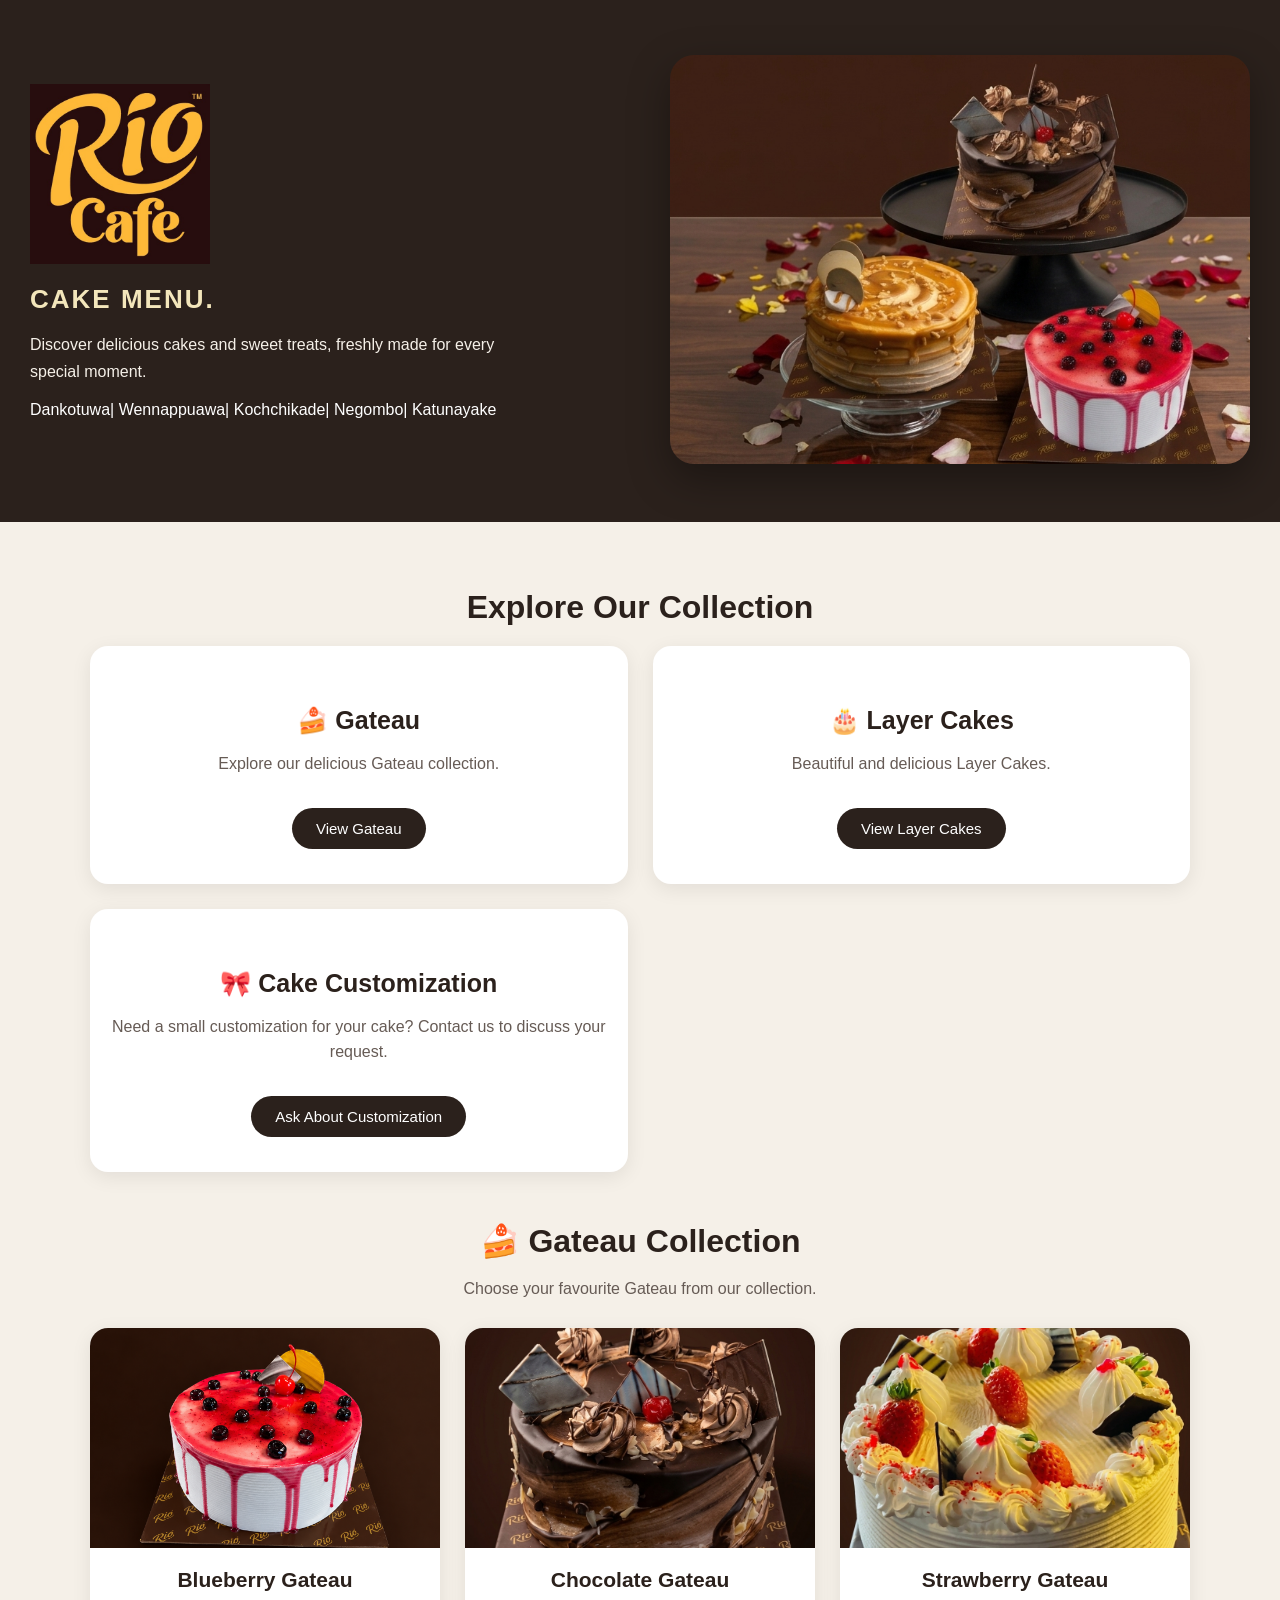
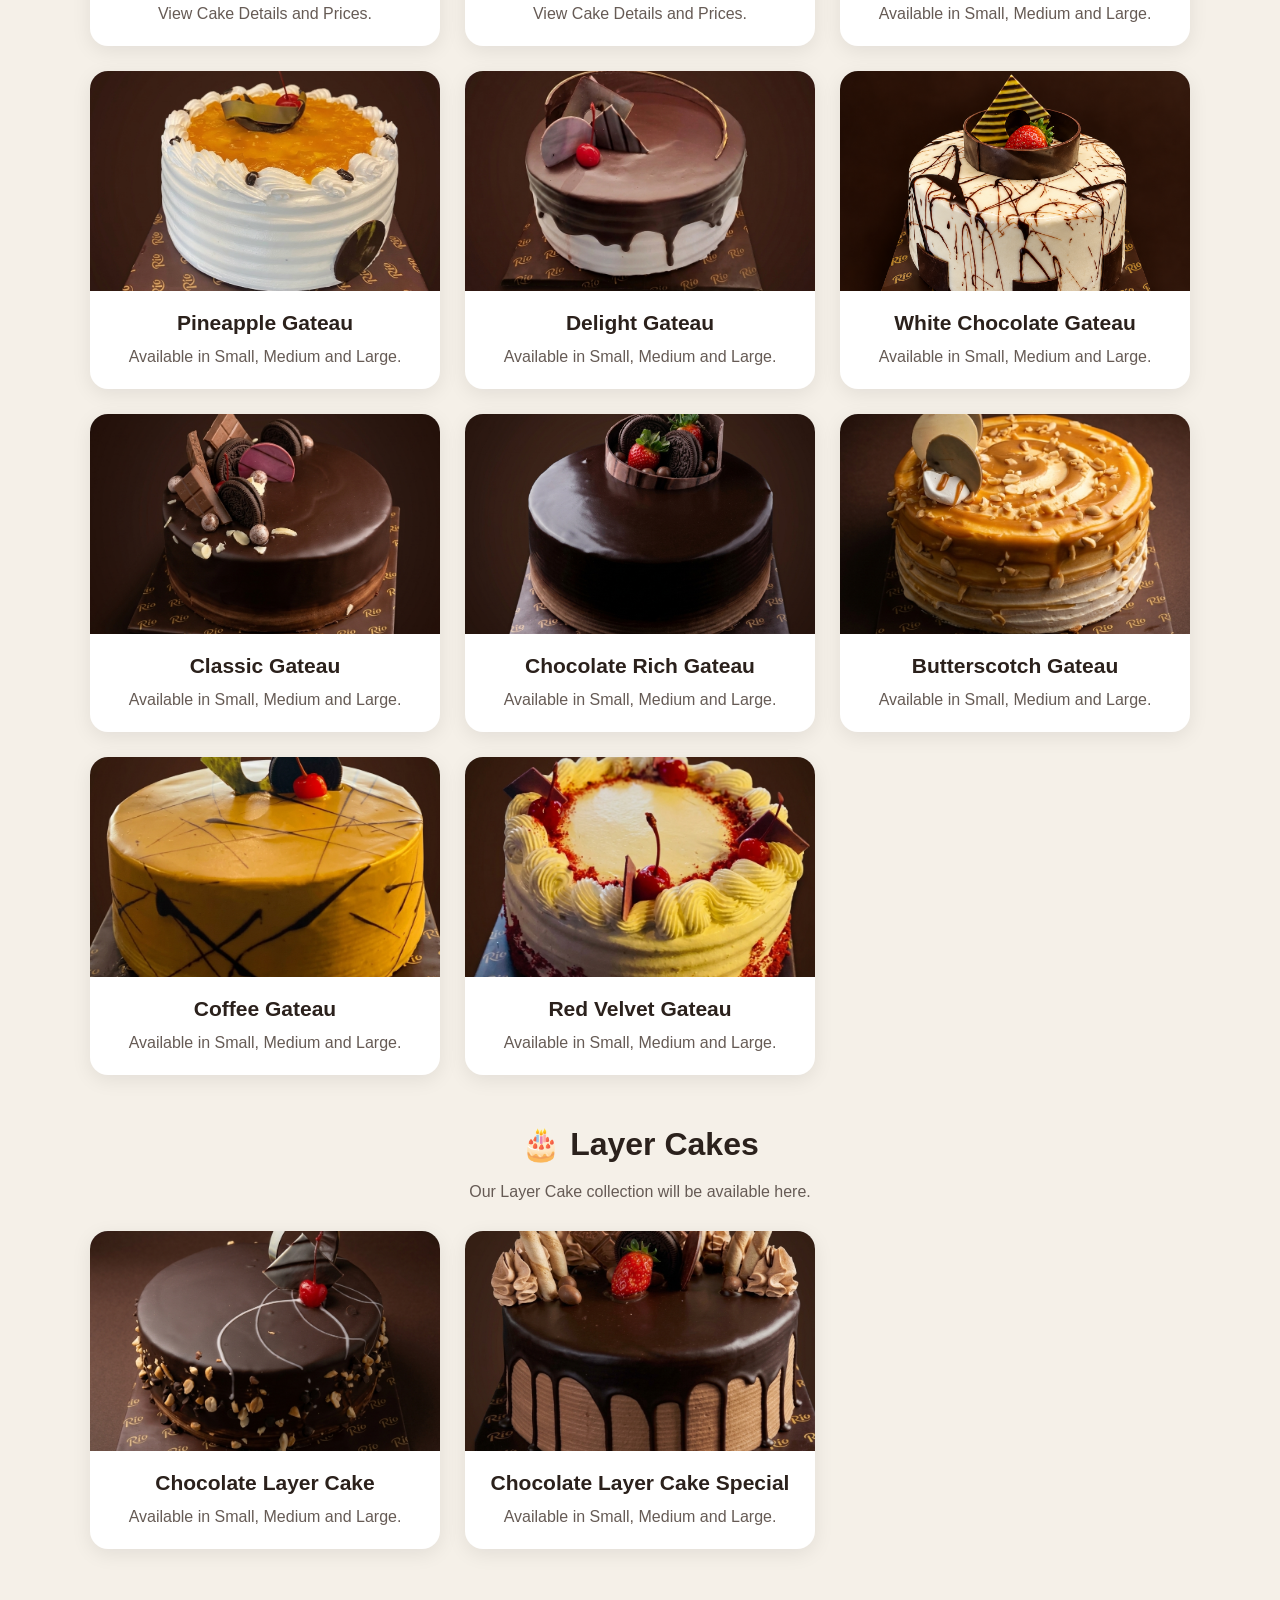
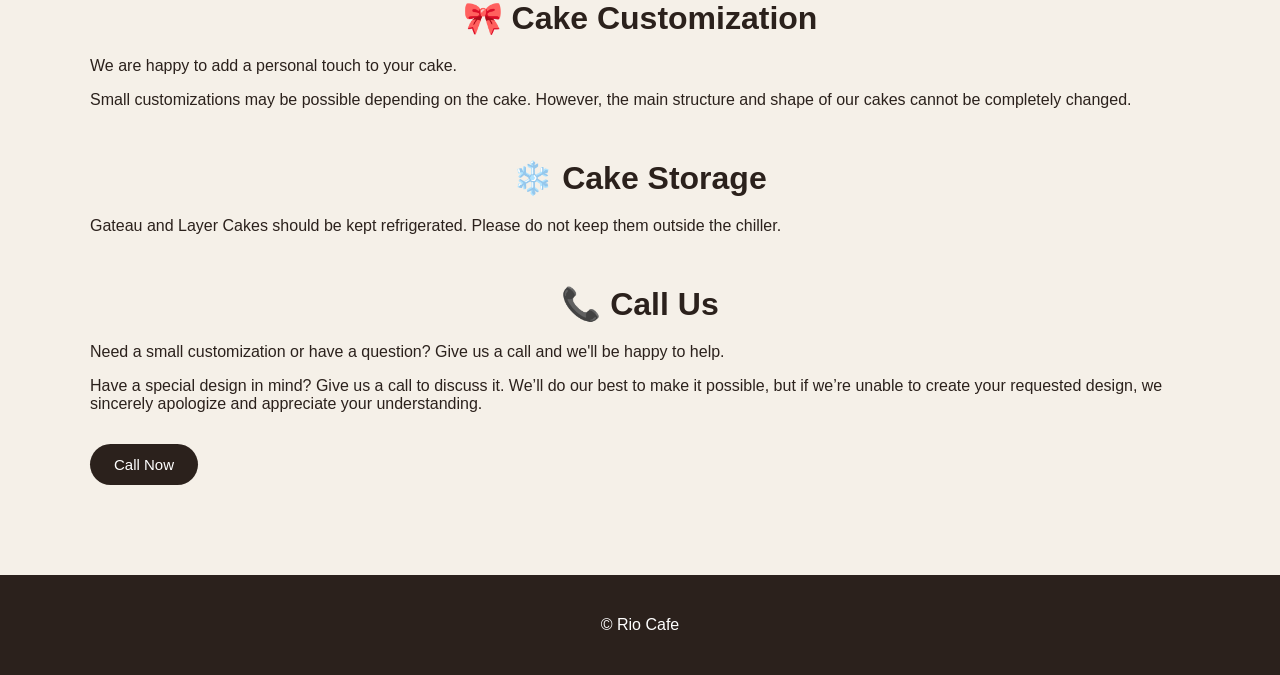
<file: index.html>
<!DOCTYPE html>
<html>

<head>

    <meta name="viewport" content="width=device-width, initial-scale=1.0">

    <title>Rio Cafe Cake Menu</title>

    <link rel="stylesheet" href="style.css">

</head>

<body>

    <!-- Header -->

<header class="hero">

    <div class="hero-content">

        <div class="hero-text">

            <img src="images/logo.png" alt="Rio Cafe Logo" class="hero-logo">

            <p class="hero-tagline">
                CAKE MENU.
            </p>

            <p class="hero-description">
                Discover delicious cakes and sweet treats,
                freshly made for every special moment.
            </p>

            <p class="hero-branches">
                Dankotuwa| Wennappuawa| Kochchikade| Negombo| Katunayake
            </p>



        </div>

        <div class="hero-image">
            <img src="images/cover image.png" alt="Rio Cafe Cake Collection">
        </div>

    </div>

</header>    


    <!-- Main Content -->

    <main>


        <!-- Welcome -->

        


        <!-- Categories -->

        <section>

            <h2>Explore Our Collection</h2>

            <div class="category-container">


                <!-- Gateau -->

                <div class="category-card">

                    <h3>🍰 Gateau</h3>

                    <p>
                        Explore our delicious Gateau collection.
                    </p>

                    <a href="#gateau">
                        <button>View Gateau</button>
                    </a>

                </div>


                <!-- Layer Cakes -->

                <div class="category-card">

                    <h3>🎂 Layer Cakes</h3>

                    <p>
                        Beautiful and delicious Layer Cakes.
                    </p>

                    <a href="#layer-cakes">
                        <button>View Layer Cakes</button>
                    </a>

                </div>


                <!--Order-->

                <div class="category-card">

                    <h3>🎀 Cake Customization</h3>

                    <p>
                        Need a small customization for your cake? 
                        Contact us to discuss your request.
                    </p>

                    <a href="#order">
                        <button>Ask About Customization</button>

                    </a>
                </div>

            </div>

        </section>


        <!-- Gateau Collection -->

        <section id="gateau">

            <h2>🍰 Gateau Collection</h2>

            <p class="category-description">
                Choose your favourite Gateau from our collection.
            </p>


            <div class="cake-container">


                <!-- Blueberry Gateau -->

            <a href="blueberry.html" class="cake-card-link" id="blueberry"> 

                <div class="cake-card" onclick="showCakeDetails('blueberry')" >

                    <img src="images/blueberry.jpg" alt="Blueberry Gateau">

                    <h3>Blueberry Gateau</h3>

                    <p>
                        View Cake Details and Prices.
                    </p>

                </div>
            </a>


                <!-- Chocolate Gateau -->
            <a href="chocolate.html" class="cake-card-link" id="chocolate">     

                <div class="cake-card" onclick="showCakeDetails('chocolate')">

                    <img src="images/chocolate.png" alt="Chocolate Gateau">

                    <h3>Chocolate Gateau</h3>

                    <p>
                        View Cake Details and Prices.
                    </p>

                </div>
            </a>    


                <!-- Strawberry Gateau -->

            <a href="strawberry.html" class="cake-card-link" id="strawberry">    

               <div class="cake-card"onclick="showCakeDetails('strawberry')">

                    <img src="images/strawberry.png" alt="strawberry Gateau">

                    <h3>Strawberry Gateau</h3>

                    <p>
                        Available in Small, Medium and Large.
                    </p>

                </div>
            </a>    

                <!-- Pineapple Gateau -->

            <a href="pineapple.html" class="cake-card-link" id="pineapple">    

                <div class="cake-card"onclick="showCakeDetails('pineapple')">

                    <img src="images/pineapple.png" alt="Pineapple Gateau">

                    <h3>Pineapple Gateau</h3>

                    <p>
                        Available in Small, Medium and Large.
                    </p>

                </div>
            </a>    


                <!-- Delight Gateau -->

            <a href="delight.html" class="cake-card-link" id="delight">   

                 <div class="cake-card"onclick="showCakeDetails('delight')">

                    <img src="images/delight.png" alt="Delight Gateau">

                    <h3>Delight Gateau</h3>

                    <p>
                        Available in Small, Medium and Large.
                    </p>

                </div>
            </a>    



                <!-- White Chocolate Gateau -->

            <a href="whitechocolate.html" class="cake-card-link" id="whitechocolate">

                  <div class="cake-card"onclick="showCakeDetails('white chocolate')">

                    <img src="images/whitechocolate.png" alt="White Chocolate Gateau">

                    <h3>White Chocolate Gateau</h3>

                    <p>
                        Available in Small, Medium and Large.
                    </p>

                </div>
            </a>    

                
                <!-- Classic Gateau -->

                <a href="classic.html" class="cake-card-link" id="classic">

                 <div class="cake-card"onclick="showCakeDetails('classic')">

                    <img src="images/classic.png" alt="Classic Gateau">

                    <h3>Classic Gateau</h3>

                    <p>
                        Available in Small, Medium and Large.
                    </p>

                </div>
                </a>

                <!-- Chocolate Rich Gateau -->

                <a href="chocolate-rich.html" class="cake-card-link" id="chocolate-rich">

                <div class="cake-card"onclick="showCakeDetails('chocolate rich')">

                    <img src="images/chocolate-rich.png" alt="Chocolate Rich Gateau">

                    <h3>Chocolate Rich Gateau</h3>

                    <p>
                        Available in Small, Medium and Large.
                    </p>

                </div>
                </a>

                
                <!-- Butterscotch Gateau -->

                <a href="butterscotch.html" class="cake-card-link" id="butterscotch">

               <div class="cake-card" onclick="showCakeDetails('butterscotch')">

                    <img src="images/butterscotch.png" alt="Butterscotch Gateau">

                    <h3>Butterscotch Gateau</h3>

                    <p>
                        Available in Small, Medium and Large.
                    </p>

                </div>
                </a>


                <!-- Coffee Gateau -->

                <a href="coffee.html" class="cake-card-link" id="coffee">

                 <div class="cake-card"onclick="showCakeDetails(coffee)">

                    <img src="images/coffee.png" alt="Coffee Gateau">

                    <h3>Coffee Gateau</h3>

                    <p>
                        Available in Small, Medium and Large.
                    </p>

                </div>

                </a>

                <!-- Red Velvet Gateau -->

               <a href="redvelvet.html" class="cake-card-link" id="redvelvet">

                 <div class="cake-card">

                   <img src="images/redvelvet.png" alt="Red Velvet Gateau">

                   <h3>Red Velvet Gateau</h3>

                   <p>
            Available in Small, Medium and Large.
                  </p>

               </div>

               </a>



            </div>

        </section>


        <!-- Layer Cakes -->

<section id="layer-cakes">

    <h2>🎂 Layer Cakes</h2>

    <p class="category-description">
        Our Layer Cake collection will be available here.
    </p>

    <div class="cake-container">

        <!-- Chocolate Layer Cake -->

        <a href="chocolate layer.html" class="cake-card-link" id="chocolate layer">

        <div class="cake-card"onclick="showCakeDetails('chocolate layer')">

            <img src="images/chocolate layer cake.png" alt="Chocolate Layer Cake">

            <h3>Chocolate Layer Cake</h3>

            <p>
                Available in Small, Medium and Large.
            </p>

        </div>
        </a>

        <!-- Chocolate Layer Cake Special -->

        <a href="chocolate-layer-special.html" class="cake-card-link" id="chocolate-layer-special">

               <div class="cake-card"onclick="showCakeDetails('chocolate layer special')">

                    <img src="images/Chocolate-layer-special.png" alt="Chocolate Layer Cake Special">

                    <h3>Chocolate Layer Cake Special</h3>

                    <p>
                        Available in Small, Medium and Large.
                    </p>

                </div>
        </a>        

    </div>

</section>


        <!-- Customization -->

        <section class="customization">

            <h2>🎀 Cake Customization</h2>

            <p>
                We are happy to add a personal touch to your cake.
            </p>

            <p>
                Small customizations may be possible depending on the cake.
                However, the main structure and shape of our cakes
                cannot be completely changed.
            </p>


        </section>


        <!-- Storage -->

        <section class="storage">

            <h2>❄️ Cake Storage</h2>

            <p>
                Gateau and Layer Cakes should be kept refrigerated.
                Please do not keep them outside the chiller.
            </p>

        </section>


        <!-- Order -->

        <section id="order" class="order">

            <h2>📞 Call Us</h2>

            <p>
                Need a small customization or have a question? 
                Give us a call and we'll be happy to help.
            </p>

            <p>
                Have a special design in mind? Give us a call to discuss it. 
                We’ll do our best to make it possible, 
                but if we’re unable to create your requested design, we sincerely apologize and appreciate your understanding.

            </p>

           <a href="tel:+94776371365">
            <button>Call Now</button>
           </a>


    </main>

    

    <!-- Footer -->

    <footer>

        <p>© Rio Cafe</p>


    </footer>

   

</body>

</html>
</file>
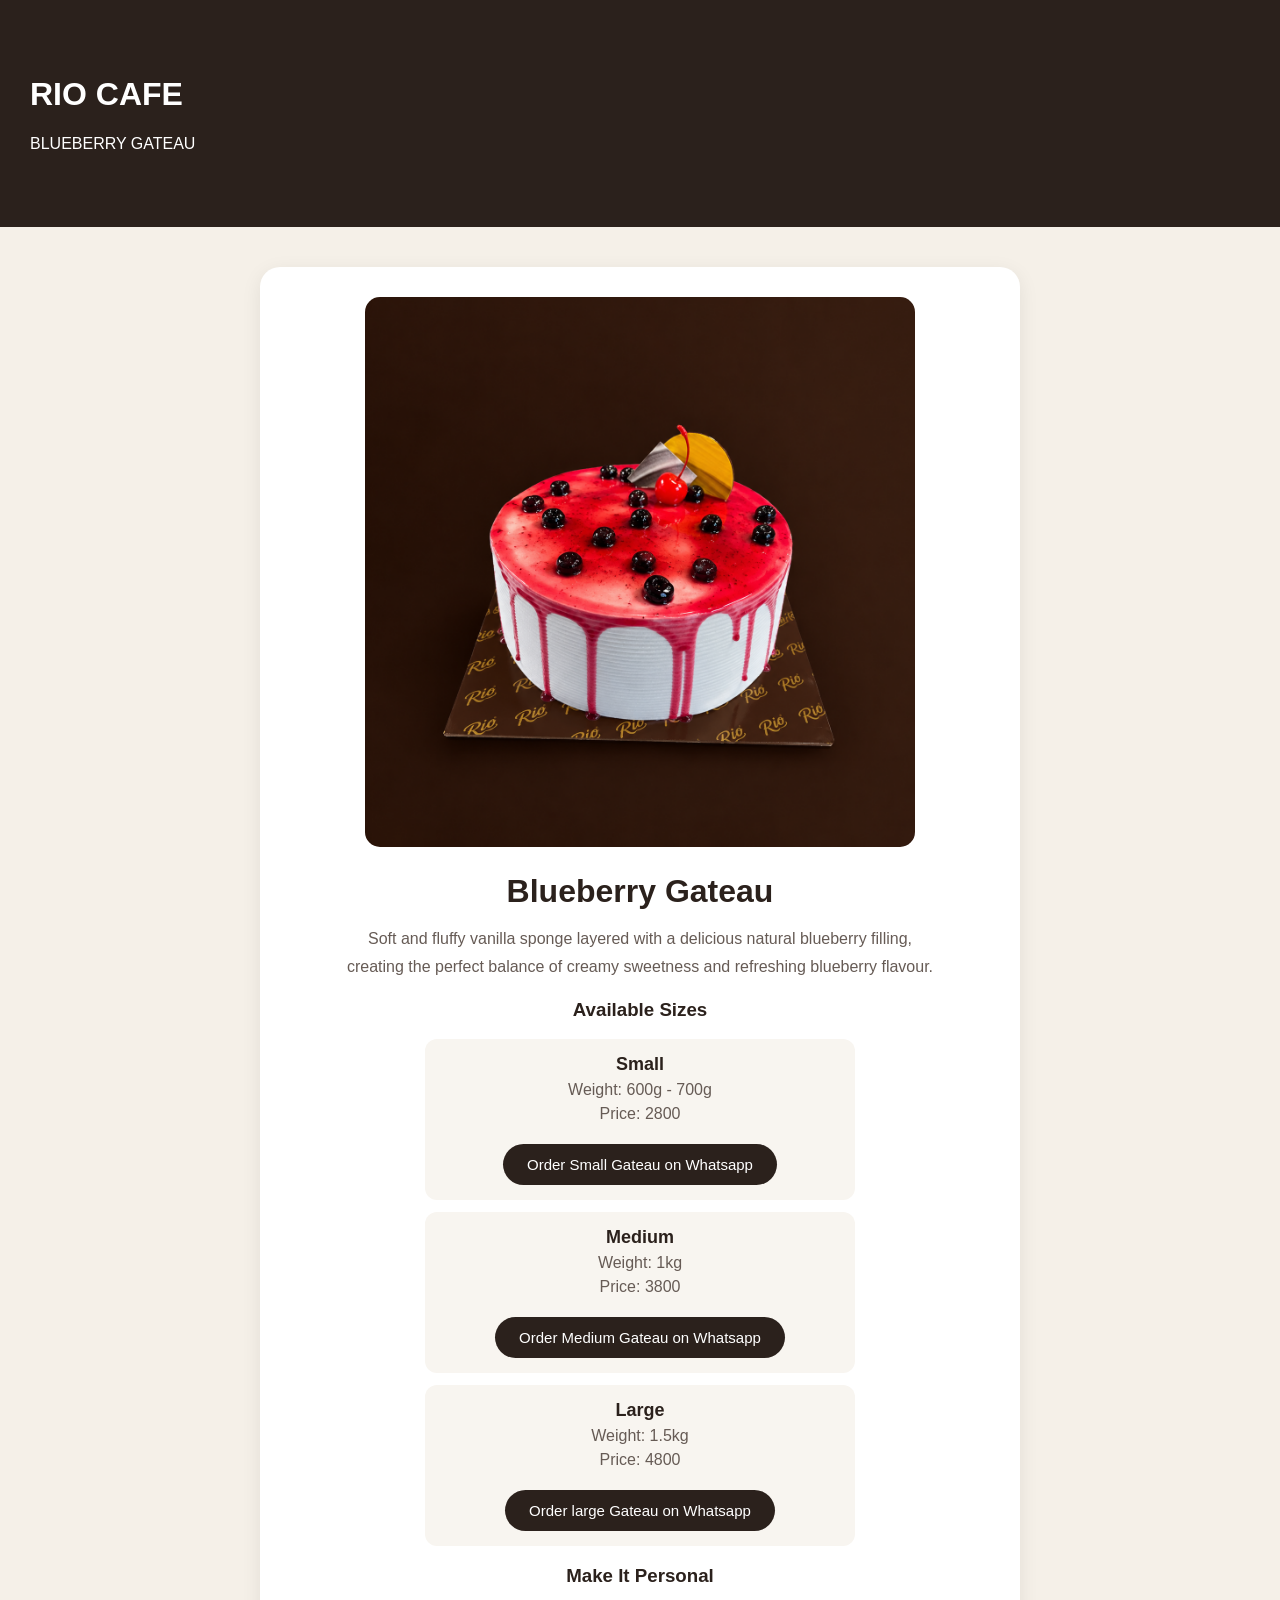
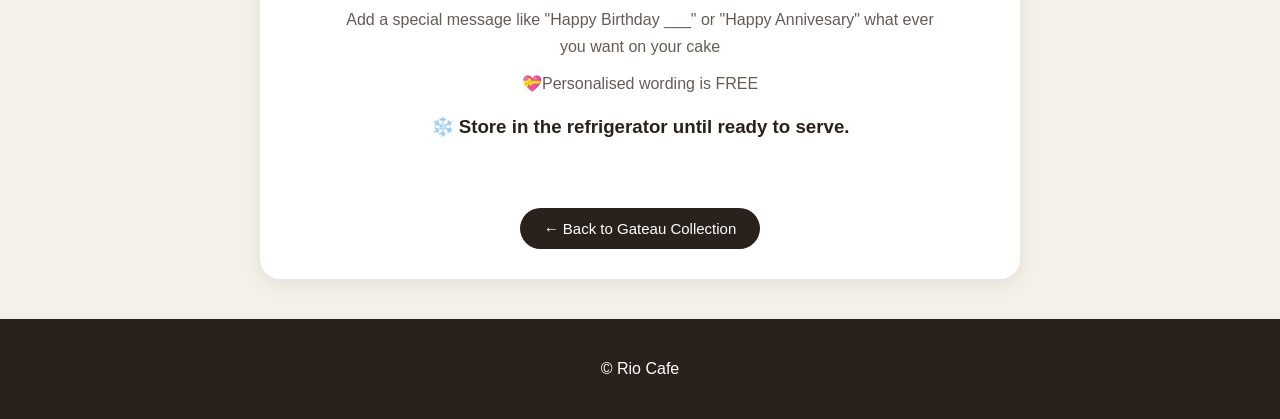
<file: blueberry.html>
<!DOCTYPE html>
<html>

<head>
    <meta name="viewport" content="width=device-width, initial-scale=1.0">

    <title>Blueberry Gateau</title>

    <link rel="stylesheet" href="style.css">
</head>

<body>

<header>

    <h1>RIO CAFE</h1>

    <p>BLUEBERRY GATEAU</p>

</header>

<main>

    <section class="cake-detail-page">

        <img src="images/blueberry.jpg" alt="Blueberry Gateau">

        <h2>Blueberry Gateau</h2>

        <p>
             Soft and fluffy vanilla sponge layered with a delicious natural blueberry filling, creating the perfect balance of creamy sweetness and refreshing blueberry flavour.
        </p>

        <h3>Available Sizes</h3>

        <div class="cake-size">
            <strong>Small</strong>
            <p>Weight: 600g - 700g </p>
            <p>Price: 2800 </p>

            <a href="https://wa.me/94776371365?text=Hello%2C%20I%20would%20like%20to%20order%3A%0A%0ACake%3A%20Strawberry%20Gateau%20-%20Small%0AQuantity%3A%201%0ARequired%20Date%3A%20%28Please%20enter%20the%20date%29%0ARequired%20Time%3A%20%28Please%20enter%20the%20time%29%0ASelected%20Branch%3A%20%28Please%20enter%20the%20branch%29%0AWording%3A%20%28Please%20enter%20the%20wording%20if%20you%20need%20one%29%0A%0APlease%20confirm%20my%20order.%20Thank%20you%21" target="_blank">

                <button>Order Small Gateau on Whatsapp</button>
            </a>    
       
        </div>

        <div class="cake-size">
            <strong>Medium</strong>
            <p>Weight: 1kg</p>
            <p>Price: 3800 </p>

            <a href="https://wa.me/94776371365?text=Hello%2C%20I%20would%20like%20to%20order%3A%0A%0ACake%3A%20Strawberry%20Gateau%20-%20Medium%0AQuantity%3A%201%0ARequired%20Date%3A%20%28Please%20enter%20the%20date%29%0ARequired%20Time%3A%20%28Please%20enter%20the%20time%29%0ASelected%20Branch%3A%20%28Please%20enter%20the%20branch%29%0AWording%3A%20%28Please%20enter%20the%20wording%20if%20you%20need%20one%29%0A%0APlease%20confirm%20my%20order.%20Thank%20you%21" target="_blank">
        
            <button>Order Medium Gateau on Whatsapp</button>
            </a>
        </div>

        <div class="cake-size">
            <strong>Large</strong>
            <p>Weight: 1.5kg</p>
            <p>Price: 4800 </p>

         <a href="https://wa.me/94776371365?text=Hello%2C%20I%20would%20like%20to%20order%3A%0A%0ACake%3A%20Strawberry%20Gateau%20-%20Large%0AQuantity%3A%201%0ARequired%20Date%3A%20%28Please%20enter%20the%20date%29%0ARequired%20Time%3A%20%28Please%20enter%20the%20time%29%0ASelected%20Branch%3A%20%28Please%20enter%20the%20branch%29%0AWording%3A%20%28Please%20enter%20the%20wording%20if%20you%20need%20one%29%0A%0APlease%20confirm%20my%20order.%20Thank%20you%21" target="_blank">  
            
            <button>Order large Gateau on Whatsapp</button>
        </a>

        </div>    

        <h3>Make It Personal</h3>

        <p>
            Add a special message like "Happy Birthday ___" or "Happy Annivesary" 
            what ever you want on your cake 
        </p>

        <p>
            💝Personalised wording is FREE 
        </p>

        <h3>❄️ Store in the refrigerator until ready to serve.</h3>

        <br><br>

        <a href="index.html#blueberry">
            <button>← Back to Gateau Collection</button>
        </a>

    </section>

</main>

<footer>

    <p>© Rio Cafe</p>

</footer>

</body>

</html>
</file>
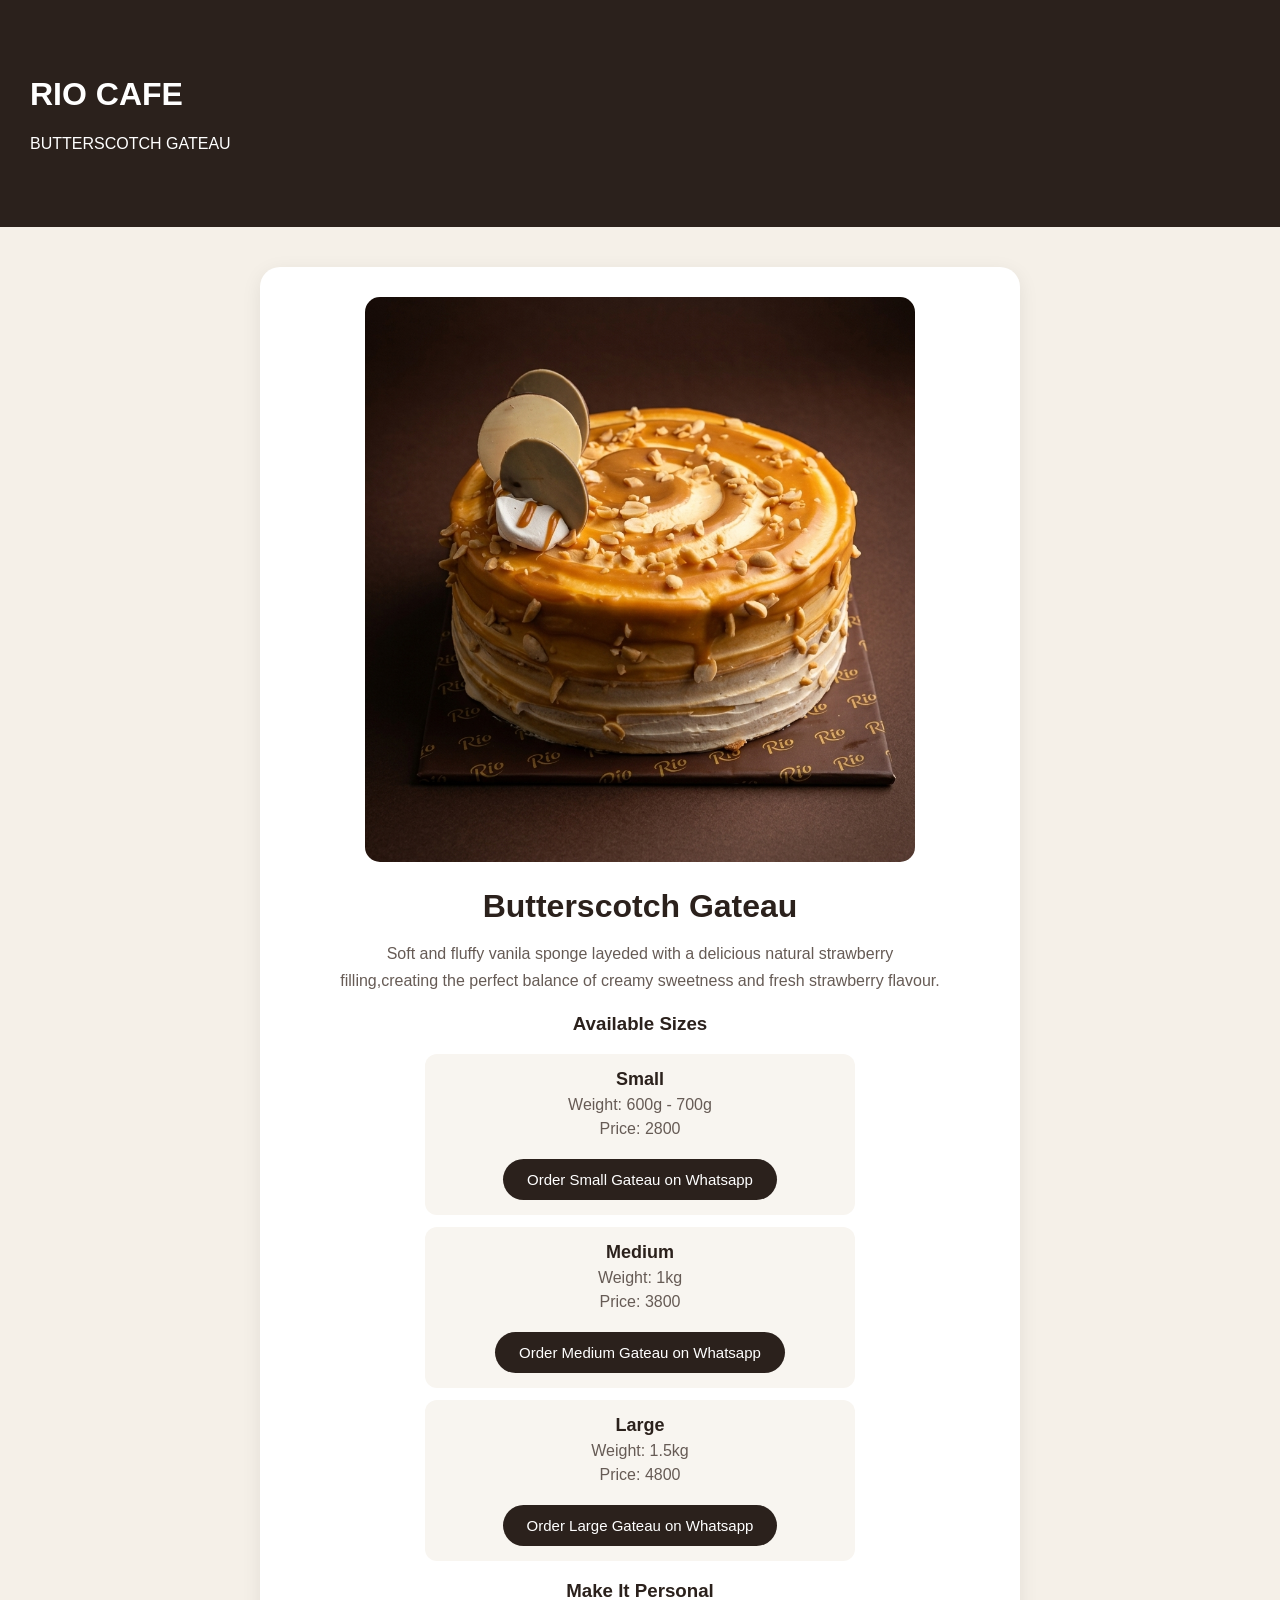
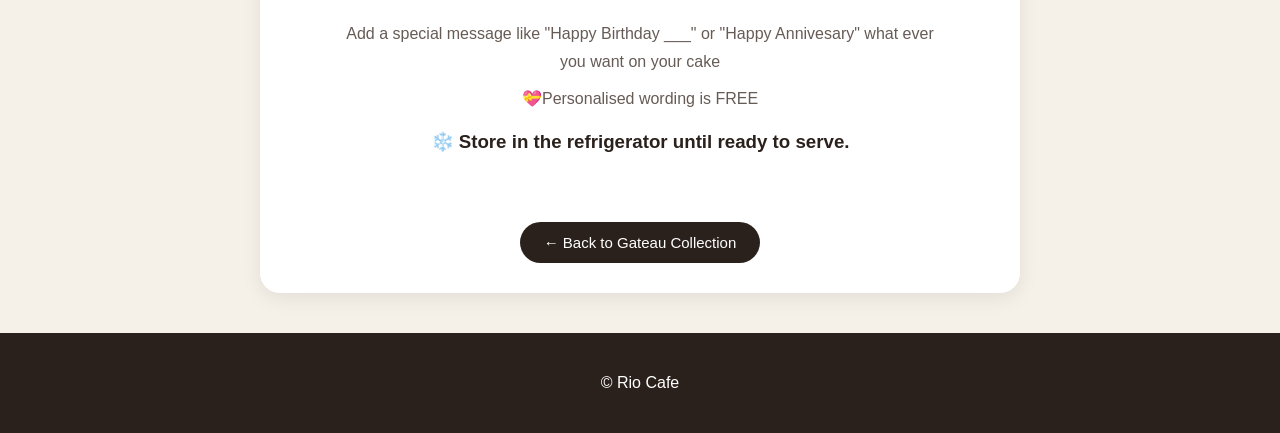
<file: butterscotch.html>
<!DOCTYPE html>
<html>

<head>
    <meta name="viewport" content="width=device-width, initial-scale=1.0">

    <title>Butterscotch Gateau</title>

    <link rel="stylesheet" href="style.css">

</head>

<body>

<header>

    <h1>RIO CAFE</h1>

    <p>BUTTERSCOTCH GATEAU</p>

</header>

<main>

    <section class="cake-detail-page">

        <img src="images/butterscotch.png" alt="Butterscotch Gateau">

        <h2>Butterscotch Gateau</h2>

        <p>
            Soft and fluffy vanila sponge layeded with a delicious natural strawberry filling,creating the perfect balance of creamy sweetness and fresh strawberry flavour.
        </p>

        <h3>Available Sizes</h3>

        <div class="cake-size">
            <strong>Small</strong>
            <p>Weight: 600g - 700g </p>
            <p>Price: 2800 </p>
        
        <a href="https://wa.me/94776371365?text=Hello%2C%20I%20would%20like%20to%20order%3A%0A%0ACake%3A%20Butterscotch%20Gateau%20-%20Small%0AQuantity%3A%201%0ARequired%20Date%3A%20%28Please%20enter%20the%20date%29%0ARequired%20Time%3A%20%28Please%20enter%20the%20time%29%0ASelected%20Branch%3A%20%28Please%20enter%20the%20branch%29%0AWording%3A%20%28Please%20enter%20the%20wording%20if%20you%20need%20one%29%0A%0APlease%20confirm%20my%20order.%20Thank%20you%21" target="_blank">

            <button>Order Small Gateau on Whatsapp</button>
        </a>    
        </div>

        <div class="cake-size">
            <strong>Medium</strong>
            <p>Weight: 1kg</p>
            <p>Price: 3800 </p>

        <a href="https://wa.me/94776371365?text=Hello%2C%20I%20would%20like%20to%20order%3A%0A%0ACake%3A%20Butterscotch%20Gateau%20-%20Medium%0AQuantity%3A%201%0ARequired%20Date%3A%20%28Please%20enter%20the%20date%29%0ARequired%20Time%3A%20%28Please%20enter%20the%20time%29%0ASelected%20Branch%3A%20%28Please%20enter%20the%20branch%29%0AWording%3A%20%28Please%20enter%20the%20wording%20if%20you%20need%20one%29%0A%0APlease%20confirm%20my%20order.%20Thank%20you%21" target="_blank">

            <button>Order Medium Gateau on Whatsapp</button>
        </a>

        </div>

        <div class="cake-size">
            <strong>Large</strong>
            <p>Weight: 1.5kg</p>
            <p>Price: 4800 </p>

        <a href="https://wa.me/94776371365?text=Hello%2C%20I%20would%20like%20to%20order%3A%0A%0ACake%3A%20Butterscotch%20Gateau%20-%20Large%0AQuantity%3A%201%0ARequired%20Date%3A%20%28Please%20enter%20the%20date%29%0ARequired%20Time%3A%20%28Please%20enter%20the%20time%29%0ASelected%20Branch%3A%20%28Please%20enter%20the%20branch%29%0AWording%3A%20%28Please%20enter%20the%20wording%20if%20you%20need%20one%29%0A%0APlease%20confirm%20my%20order.%20Thank%20you%21" target="_blank">

            <button>Order Large Gateau on Whatsapp</button>
        </a>

        </div>    

        <h3>Make It Personal</h3>

        <p>
            Add a special message like "Happy Birthday ___" or "Happy Annivesary" 
            what ever you want on your cake 
        </p>

        <p>
            💝Personalised wording is FREE 
        </p>

        <h3>❄️ Store in the refrigerator until ready to serve.</h3>

        <br><br>

        <a href="index.html#butterscotch">
            <button>← Back to Gateau Collection</button>
        </a>

    </section>

</main>

<footer>

    <p>© Rio Cafe</p>

</footer>

</body>

</html>
</file>
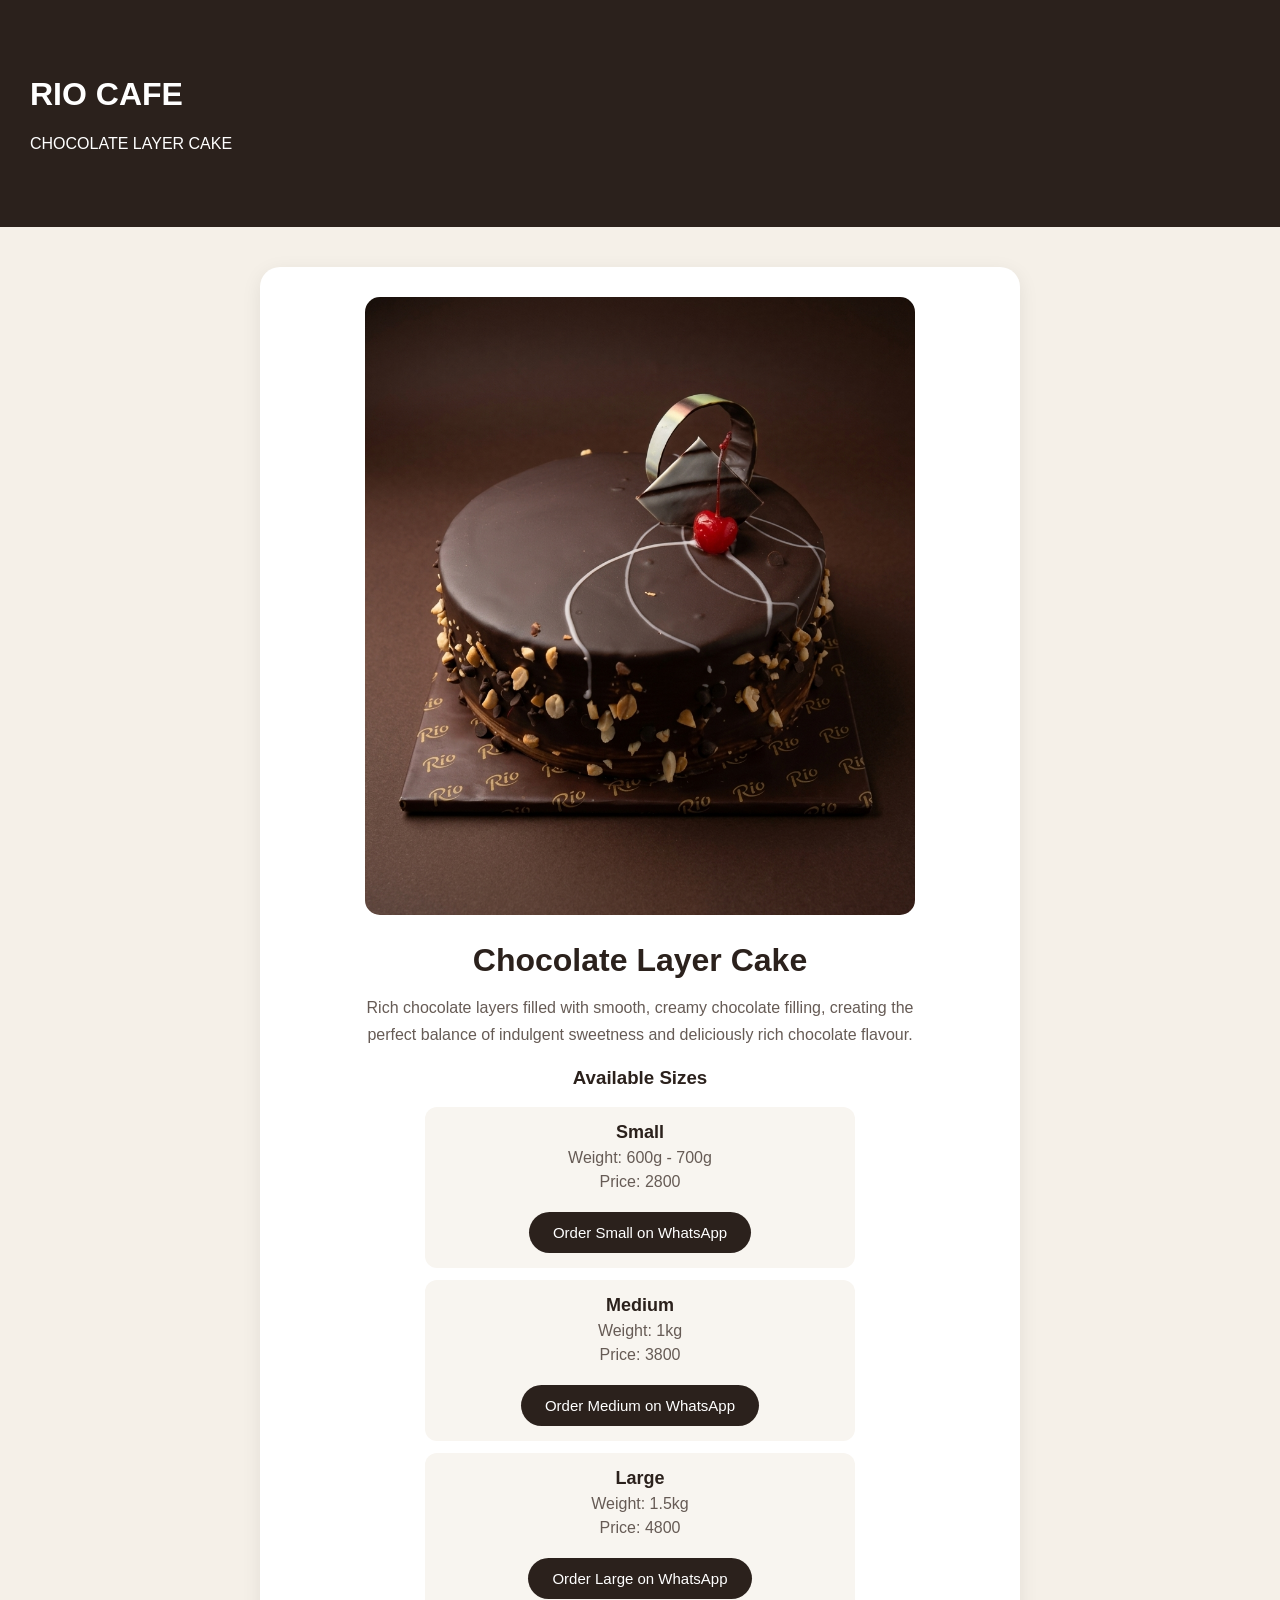
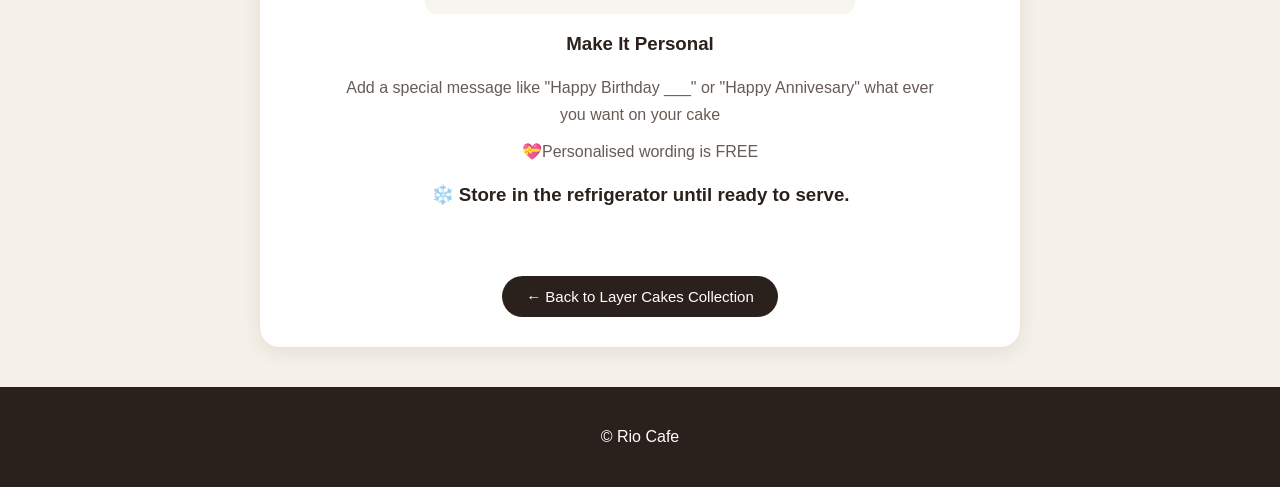
<file: chocolate layer.html>
<!DOCTYPE html>
<html>

<head>
    <meta name="viewport" content="width=device-width, initial-scale=1.0">

    <title>Chocolate Layer Cake</title>

    <link rel="stylesheet" href="style.css">

</head>

<body>

<header>

    <h1>RIO CAFE</h1>

    <p>CHOCOLATE LAYER CAKE</p>

</header>

<main>

    <section class="cake-detail-page">

        <img src="images/chocolate layer cake.png" alt="Chocolate Layer Cake">

        <h2>Chocolate Layer Cake</h2>

        <p>
            Rich chocolate layers filled with smooth, creamy chocolate filling, creating the perfect balance of indulgent sweetness and deliciously rich chocolate flavour.
        </p>

        <h3>Available Sizes</h3>

        <div class="cake-size">
            <strong>Small</strong>
            <p>Weight: 600g - 700g </p>
            <p>Price: 2800 </p>

            <a href="https://wa.me/94776371365?text=Hello%2C%20I%20would%20like%20to%20order%3A%0A%0ACake%3A%20Chocolate%20Layer%20Cake%20-%20Small%0AQuantity%3A%201%0ARequired%20Date%3A%20%28Please%20enter%20the%20date%29%0ARequired%20Time%3A%20%28Please%20enter%20the%20time%29%0ASelected%20Branch%3A%20%28Please%20enter%20the%20branch%29%0AWording%3A%20%28Please%20enter%20the%20wording%20if%20you%20need%20one%29%0A%0APlease%20confirm%20my%20order.%20Thank%20you%21"target="_blank">
    
                <button>Order Small on WhatsApp</button>

            </a>    
        </div>

        <div class="cake-size">
            <strong>Medium</strong>
            <p>Weight: 1kg</p>
            <p>Price: 3800 </p>

            <a href="https://wa.me/94776371365?text=Hello%2C%20I%20would%20like%20to%20order%3A%0A%0ACake%3A%20White%20Chocolate%20Layer%20Cake%20-%20Medium%0AQuantity%3A%201%0ARequired%20Date%3A%20%28Please%20enter%20the%20date%29%0ARequired%20Time%3A%20%28Please%20enter%20the%20time%29%0ASelected%20Branch%3A%20%28Please%20enter%20the%20branch%29%0AWording%3A%20%28Please%20enter%20the%20wording%20if%20you%20need%20one%29%0A%0APlease%20confirm%20my%20order.%20Thank%20you%21" target="_blank">
    
                <button>Order Medium on WhatsApp</button>

            </a>    
        </div>

        <div class="cake-size">
            <strong>Large</strong>
            <p>Weight: 1.5kg</p>
            <p>Price: 4800 </p>

            <a href="https://wa.me/94776371365?text=Hello%2C%20I%20would%20like%20to%20order%3A%0A%0ACake%3A%20White%20Chocolate%20Layer%20Cake%20-%20Medium%0AQuantity%3A%201%0ARequired%20Date%3A%20%28Please%20enter%20the%20date%29%0ARequired%20Time%3A%20%28Please%20enter%20the%20time%29%0ASelected%20Branch%3A%20%28Please%20enter%20the%20branch%29%0AWording%3A%20%28Please%20enter%20the%20wording%20if%20you%20need%20one%29%0A%0APlease%20confirm%20my%20order.%20Thank%20you%21" target="_blank">
    
                <button>Order Large on WhatsApp</button>
            </a>    
        </div>    

        <h3>Make It Personal</h3>

        <p>
            Add a special message like "Happy Birthday ___" or "Happy Annivesary" 
            what ever you want on your cake 
        </p>

        <p>
            💝Personalised wording is FREE 
        </p>

        <h3>❄️ Store in the refrigerator until ready to serve.</h3>

        <br><br>

        <a href="index.html#chocolate layer">
            <button>← Back to Layer Cakes Collection</button>
        </a>

    </section>

</main>

<footer>

    <p>© Rio Cafe</p>

</footer>

</body>

</html>
</file>
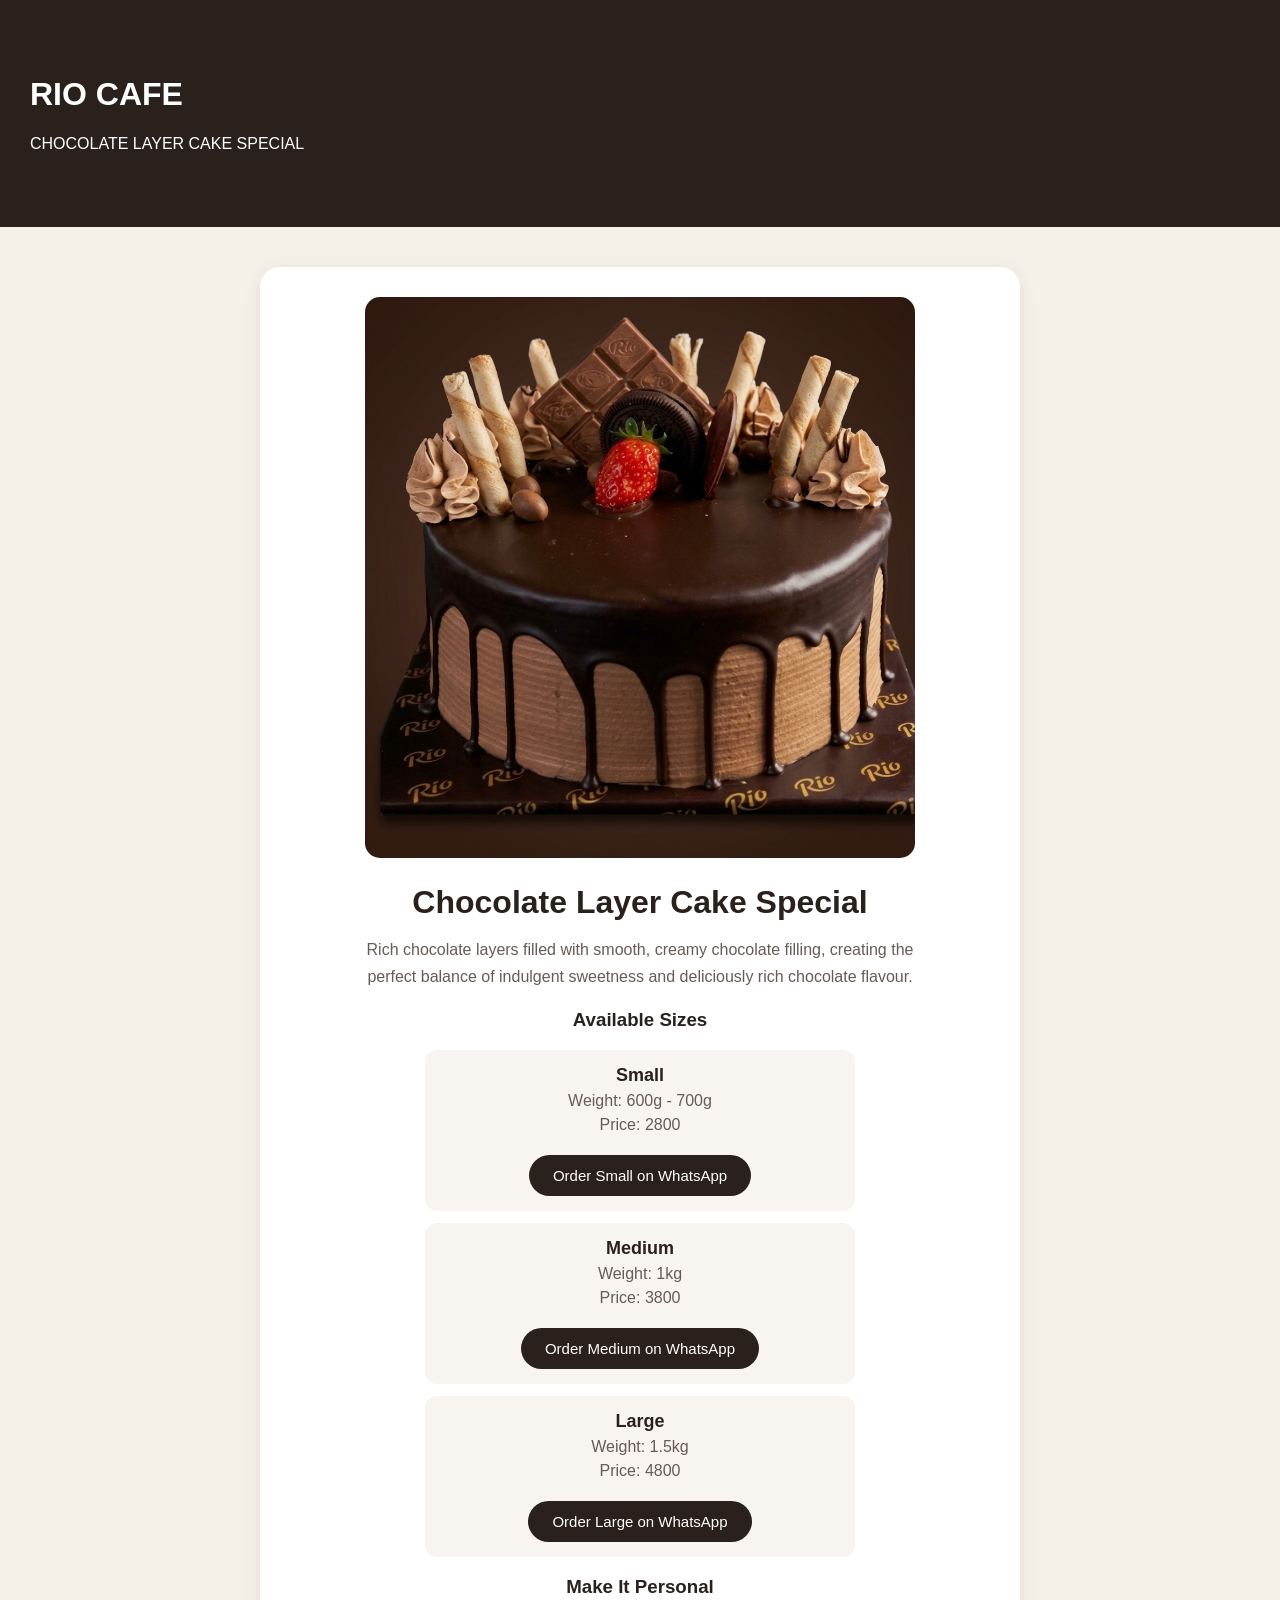
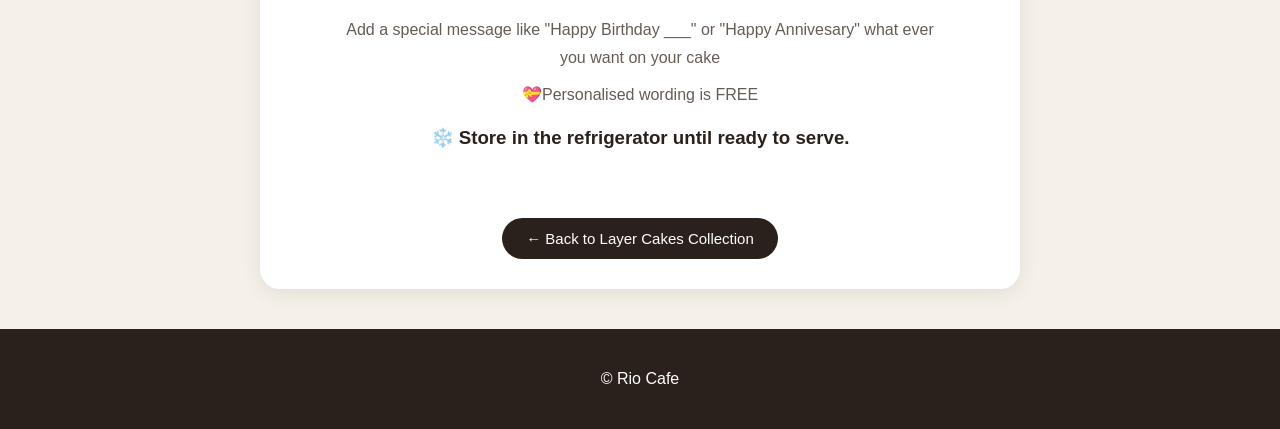
<file: chocolate-layer-special.html>
<!DOCTYPE html>
<html>

<head>
    <meta name="viewport" content="width=device-width, initial-scale=1.0">

    <title>Chocolate Layer Cake Special</title>

    <link rel="stylesheet" href="style.css">

</head>

<body>

<header>

    <h1>RIO CAFE</h1>

    <p>CHOCOLATE LAYER CAKE SPECIAL</p>

</header>

<main>

    <section class="cake-detail-page">

        <img src="images/Chocolate-layer-special.png" alt="Chocolate Layer Cake Special">

        <h2>Chocolate Layer Cake Special</h2>

        <p>
            Rich chocolate layers filled with smooth, creamy chocolate filling, creating the perfect balance of indulgent sweetness and deliciously rich chocolate flavour.
        </p>

        <h3>Available Sizes</h3>

        <div class="cake-size">
            <strong>Small</strong>
            <p>Weight: 600g - 700g </p>
            <p>Price: 2800 </p>

            <a href="https://wa.me/94776371365?text=Hello%2C%20I%20would%20like%20to%20order%3A%0A%0ACake%3A%20Chocolate%20Layer%20Cake%20Special%20-%20Small%0AQuantity%3A%201%0ARequired%20Date%3A%20%28Please%20enter%20the%20date%29%0ARequired%20Time%3A%20%28Please%20enter%20the%20time%29%0ASelected%20Branch%3A%20%28Please%20enter%20the%20branch%29%0AWording%3A%20%28Please%20enter%20the%20wording%20if%20you%20need%20one%29%0A%0APlease%20confirm%20my%20order.%20Thank%20you%21"target="_blank">
    
                <button>Order Small on WhatsApp</button>

            </a>    
        </div>

        <div class="cake-size">
            <strong>Medium</strong>
            <p>Weight: 1kg</p>
            <p>Price: 3800 </p>

            <a href="https://wa.me/94776371365?text=Hello%2C%20I%20would%20like%20to%20order%3A%0A%0ACake%3A%20White%20Chocolate%20Layer%20Cake%20Special%20-%20Medium%0AQuantity%3A%201%0ARequired%20Date%3A%20%28Please%20enter%20the%20date%29%0ARequired%20Time%3A%20%28Please%20enter%20the%20time%29%0ASelected%20Branch%3A%20%28Please%20enter%20the%20branch%29%0AWording%3A%20%28Please%20enter%20the%20wording%20if%20you%20need%20one%29%0A%0APlease%20confirm%20my%20order.%20Thank%20you%21" target="_blank">
    
                <button>Order Medium on WhatsApp</button>

            </a>    
        </div>

        <div class="cake-size">
            <strong>Large</strong>
            <p>Weight: 1.5kg</p>
            <p>Price: 4800 </p>

            <a href="https://wa.me/94776371365?text=Hello%2C%20I%20would%20like%20to%20order%3A%0A%0ACake%3A%20White%20Chocolate%20Layer%20Cake%20Special%20-%20Medium%0AQuantity%3A%201%0ARequired%20Date%3A%20%28Please%20enter%20the%20date%29%0ARequired%20Time%3A%20%28Please%20enter%20the%20time%29%0ASelected%20Branch%3A%20%28Please%20enter%20the%20branch%29%0AWording%3A%20%28Please%20enter%20the%20wording%20if%20you%20need%20one%29%0A%0APlease%20confirm%20my%20order.%20Thank%20you%21" target="_blank">
    
                <button>Order Large on WhatsApp</button>
            </a>    
        </div>    

        <h3>Make It Personal</h3>

        <p>
            Add a special message like "Happy Birthday ___" or "Happy Annivesary" 
            what ever you want on your cake 
        </p>

        <p>
            💝Personalised wording is FREE 
        </p>

        <h3>❄️ Store in the refrigerator until ready to serve.</h3>

        <br><br>

        <a href="index.html#chocolate-layer-special">
            <button>← Back to Layer Cakes Collection</button>
        </a>

    </section>

</main>

<footer>

    <p>© Rio Cafe</p>

</footer>

</body>

</html>
</file>
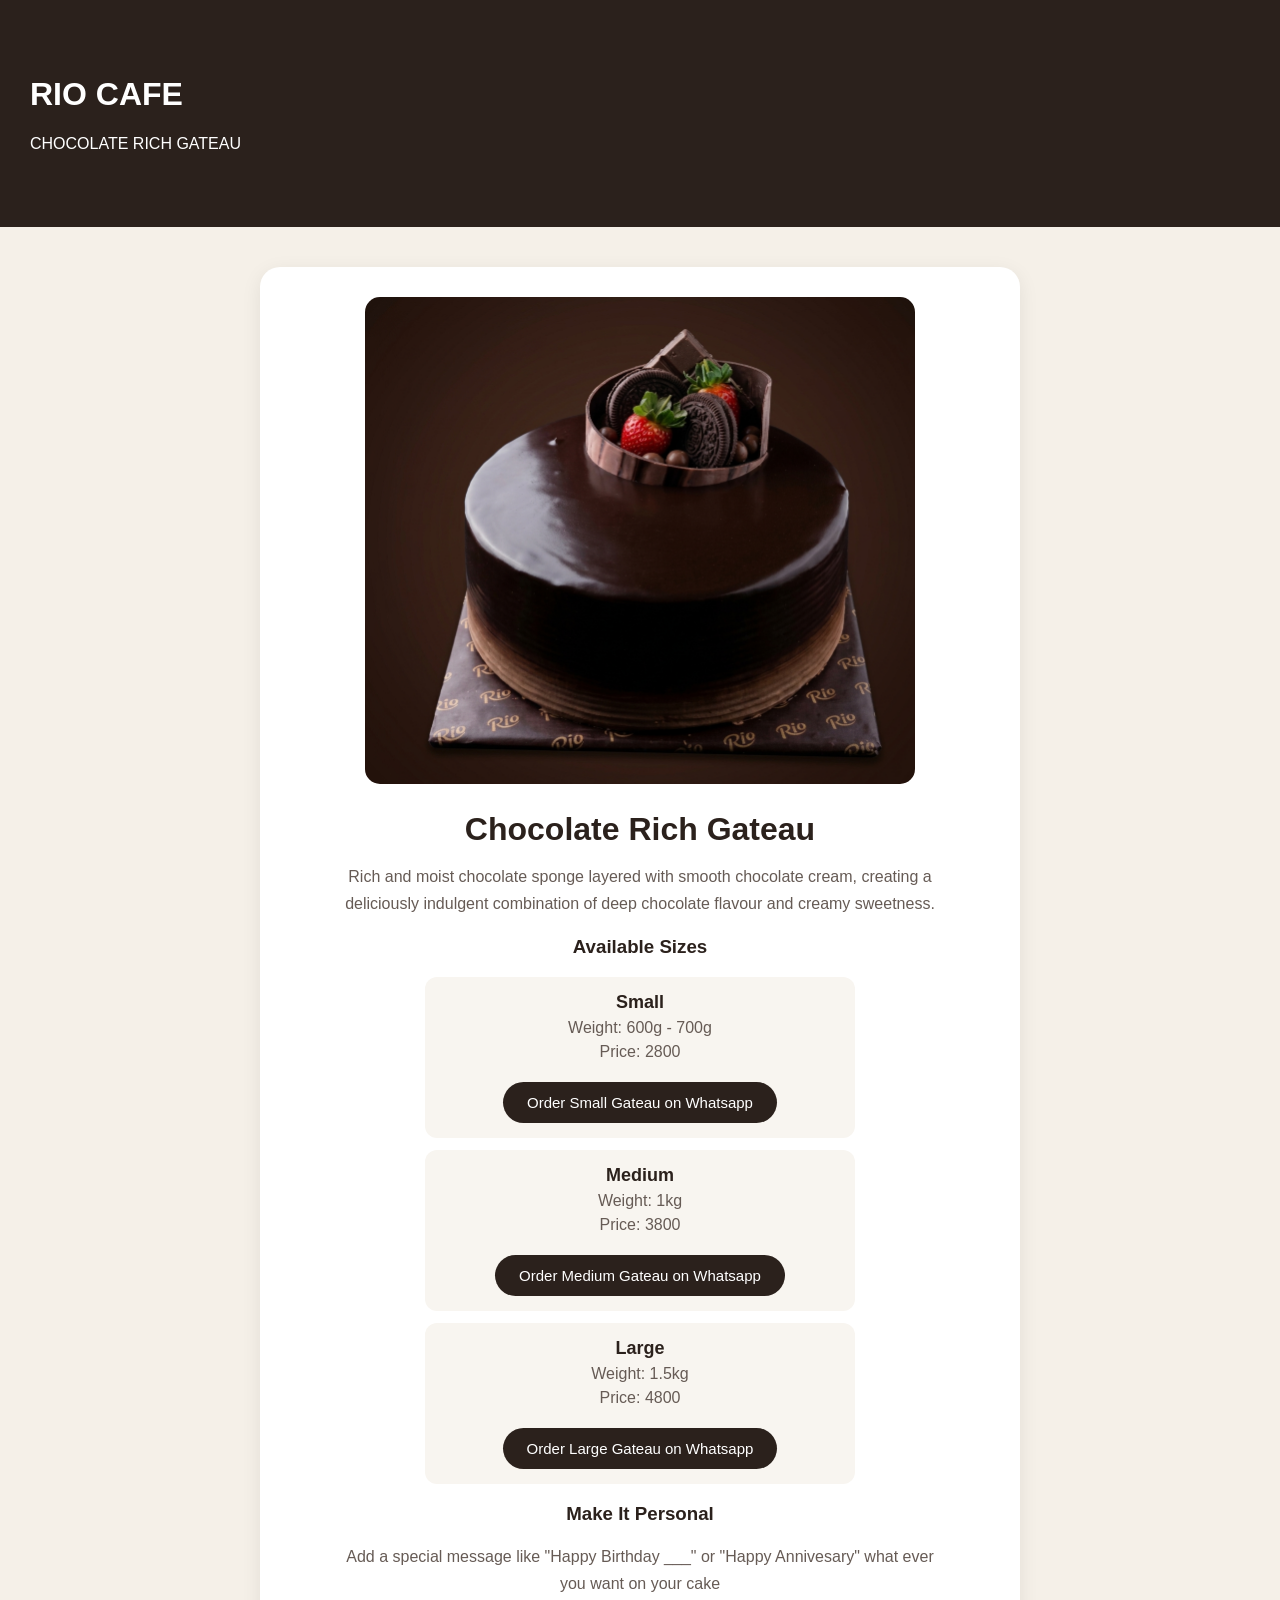
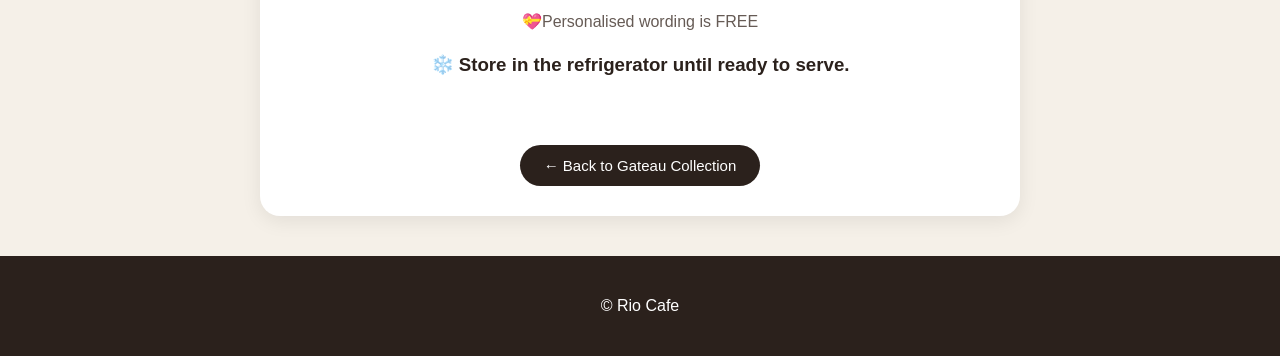
<file: chocolate-rich.html>
<!DOCTYPE html>
<html>

<head>

    <meta name="viewport" content="width=device-width, initial-scale=1.0">

    <title>Chocolate Rich Gateau</title>

    <link rel="stylesheet" href="style.css">

</head>

<body>

<header>

    <h1>RIO CAFE</h1>

    <p>CHOCOLATE RICH GATEAU</p>

</header>

<main>

    <section class="cake-detail-page">

        <img src="images/chocolate-rich.png" alt="Chocolate Rich Gateau">

        <h2>Chocolate Rich Gateau</h2>

        <p>
            Rich and moist chocolate sponge layered with smooth chocolate cream, creating a deliciously indulgent combination of deep chocolate flavour and creamy sweetness.
        </p>

        <h3>Available Sizes</h3>

        <div class="cake-size">
            <strong>Small</strong>
            <p>Weight: 600g - 700g </p>
            <p>Price: 2800 </p>

            <a href="https://wa.me/94776371365?text=Hello%2C%20I%20would%20like%20to%20order%3A%0A%0ACake%3A%20Chocolate%20Rich%20Gateau%20-%20Small%0AQuantity%3A%201%0ARequired%20Date%3A%20%28Please%20enter%20the%20date%29%0ARequired%20Time%3A%20%28Please%20enter%20the%20time%29%0ASelected%20Branch%3A%20%28Please%20enter%20the%20branch%29%0AWording%3A%20%28Please%20enter%20the%20wording%20if%20you%20need%20one%29%0A%0APlease%20confirm%20my%20order.%20Thank%20you%21" target="_blank">
            
            <button>Order Small Gateau on Whatsapp</button>
            </a>
            
        </div>

        <div class="cake-size">
            <strong>Medium</strong>
            <p>Weight: 1kg</p>
            <p>Price: 3800 </p>

            <a href="https://wa.me/94776371365?text=Hello%2C%20I%20would%20like%20to%20order%3A%0A%0ACake%3A%20Chocolate%20Rich%20Gateau%20-%20Medium%0AQuantity%3A%201%0ARequired%20Date%3A%20%28Please%20enter%20the%20date%29%0ARequired%20Time%3A%20%28Please%20enter%20the%20time%29%0ASelected%20Branch%3A%20%28Please%20enter%20the%20branch%29%0AWording%3A%20%28Please%20enter%20the%20wording%20if%20you%20need%20one%29%0A%0APlease%20confirm%20my%20order.%20Thank%20you%21" target="_blank">
            
            <button>Order Medium Gateau on Whatsapp</button>
            </a>

        </div>

        <div class="cake-size">
            <strong>Large</strong>
            <p>Weight: 1.5kg</p>
            <p>Price: 4800 </p>

            <a href="https://wa.me/94776371365?text=Hello%2C%20I%20would%20like%20to%20order%3A%0A%0ACake%3A%20Chocolate%20Rich%20Gateau%20-%20Large%0AQuantity%3A%201%0ARequired%20Date%3A%20%28Please%20enter%20the%20date%29%0ARequired%20Time%3A%20%28Please%20enter%20the%20time%29%0ASelected%20Branch%3A%20%28Please%20enter%20the%20branch%29%0AWording%3A%20%28Please%20enter%20the%20wording%20if%20you%20need%20one%29%0A%0APlease%20confirm%20my%20order.%20Thank%20you%21" target="_blank">
            
            <button>Order Large Gateau on Whatsapp</button>
            </a>
        </div>    

        <h3>Make It Personal</h3>

        <p>
            Add a special message like "Happy Birthday ___" or "Happy Annivesary" 
            what ever you want on your cake 
        </p>

        <p>
            💝Personalised wording is FREE 
        </p>

        <h3>❄️ Store in the refrigerator until ready to serve.</h3>

        <br><br>

        <a href="index.html#chocolate-rich">
            <button>← Back to Gateau Collection</button>
        </a>

    </section>

</main>

<footer>

    <p>© Rio Cafe</p>

</footer>

</body>

</html>
</file>
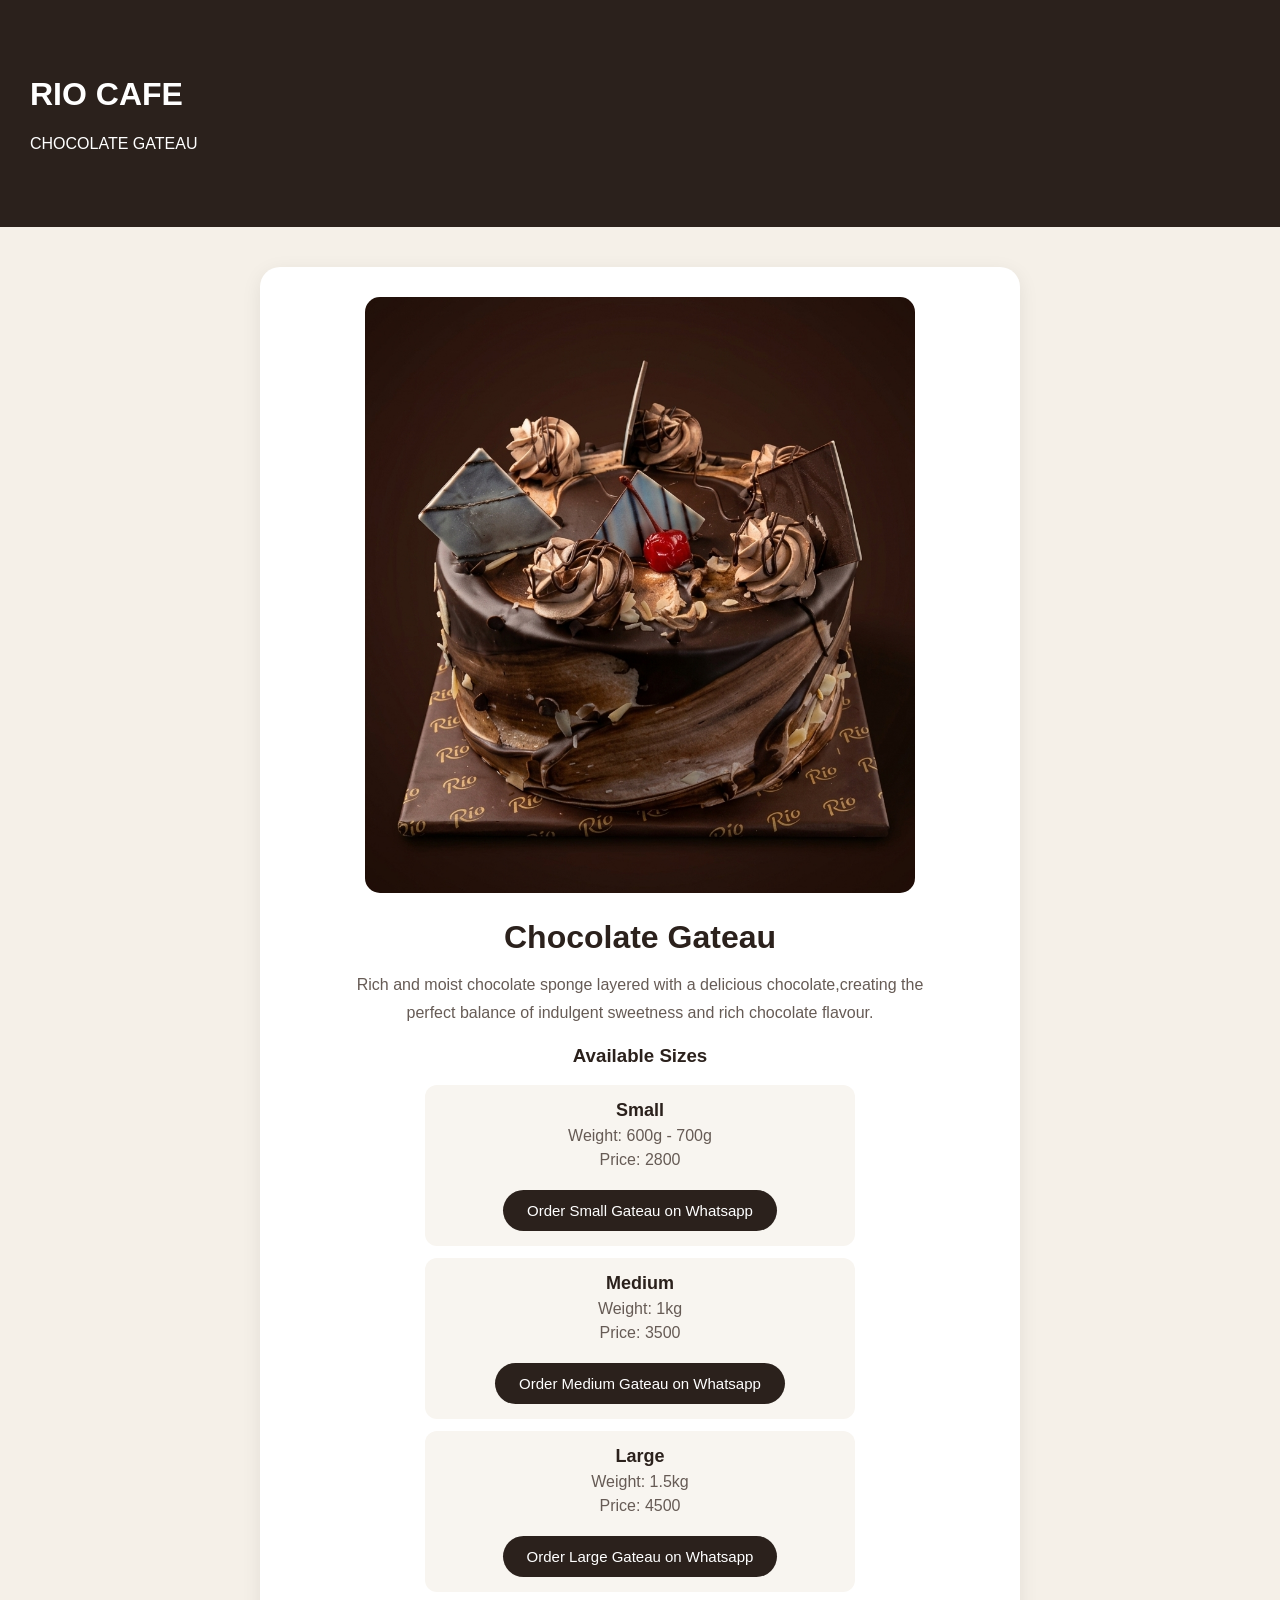
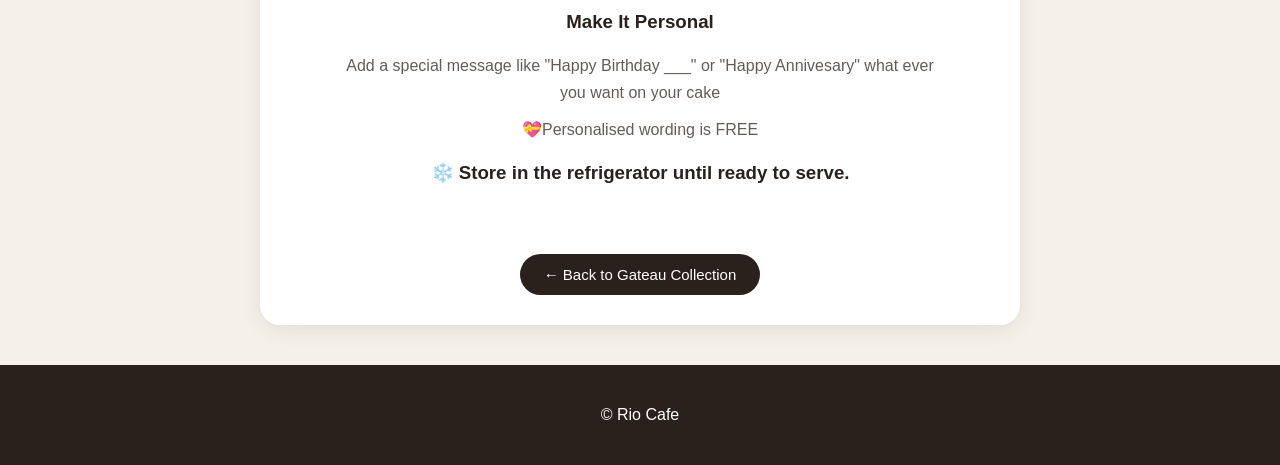
<file: chocolate.html>
<!DOCTYPE html>
<html>

<head>

    <meta name="viewport" content="width=device-width, initial-scale=1.0">

    <title>Chocolate Gateau</title>

    <link rel="stylesheet" href="style.css">

</head>

<body>

<header>

    <h1>RIO CAFE</h1>

    <p>CHOCOLATE GATEAU</p>

</header>

<main>

    <section class="cake-detail-page">

        <img src="images/chocolate.png" alt="Chocolate Gateau">

        <h2>Chocolate Gateau</h2>

        <p>
            Rich and moist chocolate sponge layered with a delicious chocolate,creating the perfect balance of indulgent sweetness and rich chocolate flavour.
        </p>

        <h3>Available Sizes</h3>

        <div class="cake-size">
            <strong>Small</strong>
            <p>Weight: 600g - 700g </p>
            <p>Price: 2800 </p>

            <a href="https://wa.me/94776371365?text=Hello%2C%20I%20would%20like%20to%20order%3A%0A%0ACake%3A%20Chocolate%20Gateau%20-%20Small%0AQuantity%3A%201%0ARequired%20Date%3A%20%28Please%20enter%20the%20date%29%0ARequired%20Time%3A%20%28Please%20enter%20the%20time%29%0ASelected%20Branch%3A%20%28Please%20enter%20the%20branch%29%0AWording%3A%20%28Please%20enter%20the%20wording%20if%20you%20need%20one%29%0A%0APlease%20confirm%20my%20order.%20Thank%20you%21" target="_blank">

                <button>Order Small Gateau on Whatsapp</button>
            </a>    
        </div>

        <div class="cake-size">
            <strong>Medium</strong>
            <p>Weight: 1kg</p>
            <p>Price: 3500 </p>

            <a href="https://wa.me/94776371365?text=Hello%2C%20I%20would%20like%20to%20order%3A%0A%0ACake%3A%20Chocolate%20Gateau%20-%20Medium%0AQuantity%3A%201%0ARequired%20Date%3A%20%28Please%20enter%20the%20date%29%0ARequired%20Time%3A%20%28Please%20enter%20the%20time%29%0ASelected%20Branch%3A%20%28Please%20enter%20the%20branch%29%0AWording%3A%20%28Please%20enter%20the%20wording%20if%20you%20need%20one%29%0A%0APlease%20confirm%20my%20order.%20Thank%20you%21" target="_blank">

                <button>Order Medium Gateau on Whatsapp</button>
            </a>    
        </div>

        <div class="cake-size">
            <strong>Large</strong>
            <p>Weight: 1.5kg</p>
            <p>Price: 4500 </p>

            <a href="https://wa.me/94776371365?text=Hello%2C%20I%20would%20like%20to%20order%3A%0A%0ACake%3A%20Chocolate%20Gateau%20-%20Large%0AQuantity%3A%201%0ARequired%20Date%3A%20%28Please%20enter%20the%20date%29%0ARequired%20Time%3A%20%28Please%20enter%20the%20time%29%0ASelected%20Branch%3A%20%28Please%20enter%20the%20branch%29%0AWording%3A%20%28Please%20enter%20the%20wording%20if%20you%20need%20one%29%0A%0APlease%20confirm%20my%20order.%20Thank%20you%21" target="_blank">

                <button>Order Large Gateau on Whatsapp</button>
            </a>    
        </div>    

        <h3>Make It Personal</h3>

        <p>
            Add a special message like "Happy Birthday ___" or "Happy Annivesary" 
            what ever you want on your cake 
        </p>

        <p>
            💝Personalised wording is FREE 
        </p>

        <h3>❄️ Store in the refrigerator until ready to serve.</h3>

        <br><br>

        <a href="index.html#chocolate">
            <button>← Back to Gateau Collection</button>
        </a>

    </section>

</main>

<footer>

    <p>© Rio Cafe</p>

</footer>

</body>

</html>
</file>
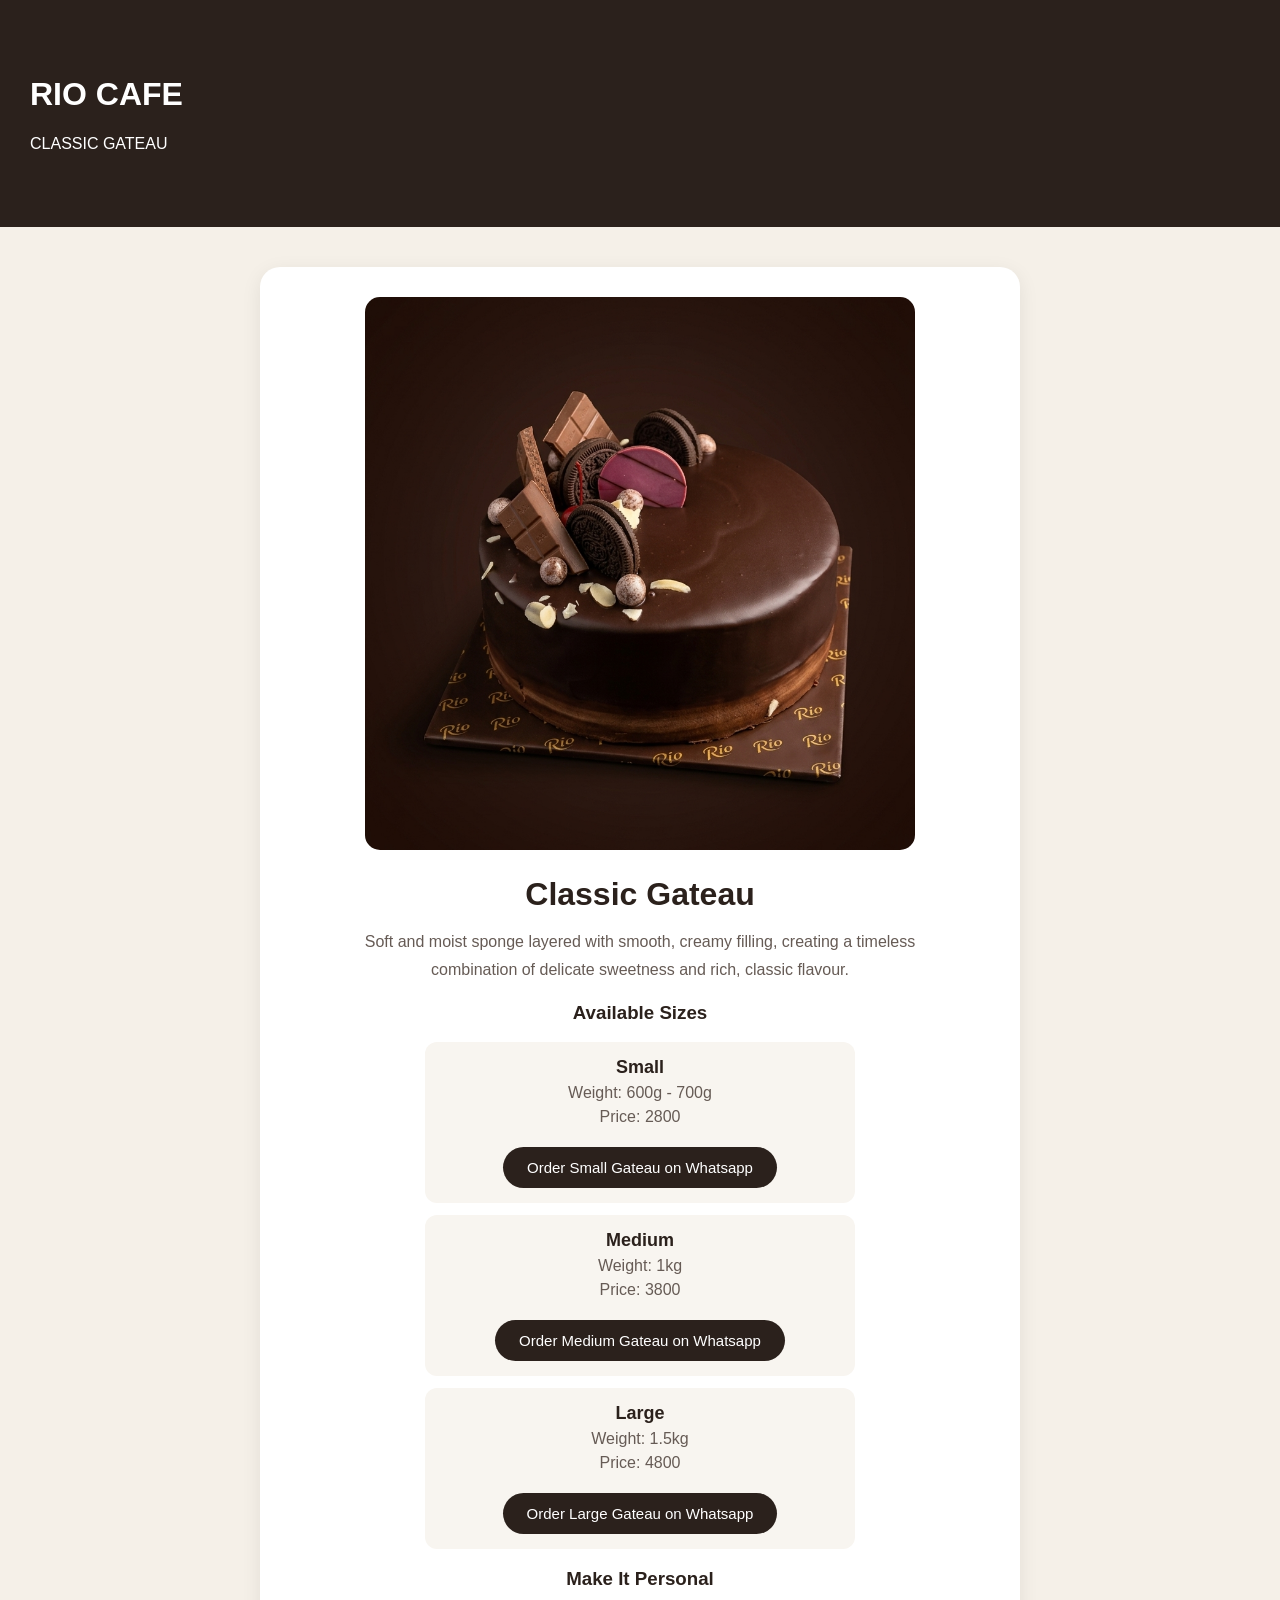
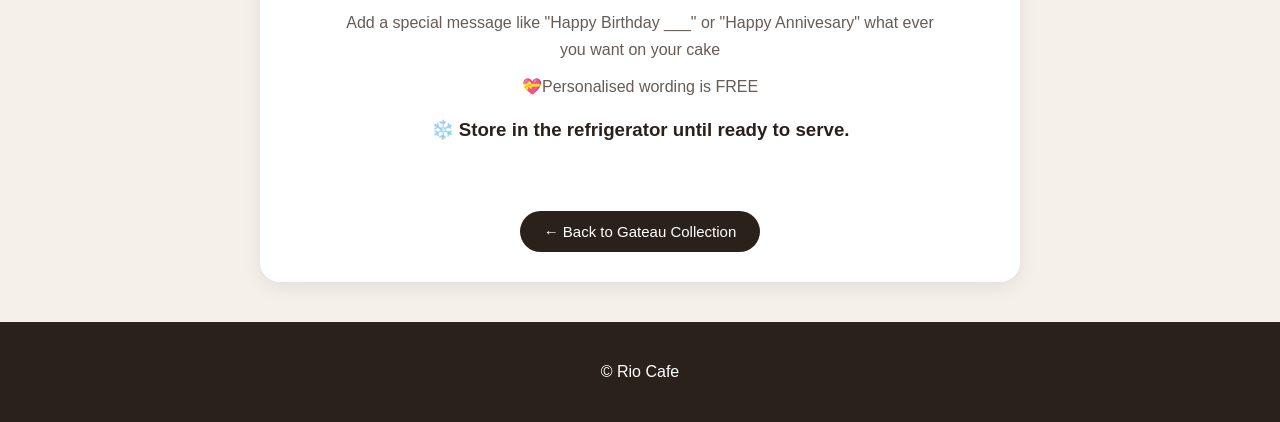
<file: classic.html>
<!DOCTYPE html>
<html>

<head>

    <meta name="viewport" content="width=device-width, initial-scale=1.0">

    <title>Classic Gateau</title>

    <link rel="stylesheet" href="style.css">

</head>

<body>

<header>

    <h1>RIO CAFE</h1>

    <p>CLASSIC GATEAU</p>

</header>

<main>

    <section class="cake-detail-page">

        <img src="images/classic.png" alt="Classic Gateau">

        <h2>Classic Gateau</h2>

        <p>
            Soft and moist sponge layered with smooth, creamy filling, creating a timeless combination of delicate sweetness and rich, classic flavour.
        </p>

        <h3>Available Sizes</h3>

        <div class="cake-size">
            <strong>Small</strong>
            <p>Weight: 600g - 700g </p>
            <p>Price: 2800 </p>

            <a href="https://wa.me/94776371365?text=Hello%2C%20I%20would%20like%20to%20order%3A%0A%0ACake%3A%20Classic%20Gateau%20-%20Small%0AQuantity%3A%201%0ARequired%20Date%3A%20%28Please%20enter%20the%20date%29%0ARequired%20Time%3A%20%28Please%20enter%20the%20time%29%0ASelected%20Branch%3A%20%28Please%20enter%20the%20branch%29%0AWording%3A%20%28Please%20enter%20the%20wording%20if%20you%20need%20one%29%0A%0APlease%20confirm%20my%20order.%20Thank%20you%21" target="_blank">
            
            <button>Order Small Gateau on Whatsapp</button>
            </a>
            
        </div>

        <div class="cake-size">
            <strong>Medium</strong>
            <p>Weight: 1kg</p>
            <p>Price: 3800 </p>

            <a href="https://wa.me/94776371365?text=Hello%2C%20I%20would%20like%20to%20order%3A%0A%0ACake%3A%20Classic%20Gateau%20-%20Medium%0AQuantity%3A%201%0ARequired%20Date%3A%20%28Please%20enter%20the%20date%29%0ARequired%20Time%3A%20%28Please%20enter%20the%20time%29%0ASelected%20Branch%3A%20%28Please%20enter%20the%20branch%29%0AWording%3A%20%28Please%20enter%20the%20wording%20if%20you%20need%20one%29%0A%0APlease%20confirm%20my%20order.%20Thank%20you%21" target="_blank">
            
            <button>Order Medium Gateau on Whatsapp</button>
            </a>

        </div>

        <div class="cake-size">
            <strong>Large</strong>
            <p>Weight: 1.5kg</p>
            <p>Price: 4800 </p>

            <a href="https://wa.me/94776371365?text=Hello%2C%20I%20would%20like%20to%20order%3A%0A%0ACake%3A%20Classic%20Gateau%20-%20Large%0AQuantity%3A%201%0ARequired%20Date%3A%20%28Please%20enter%20the%20date%29%0ARequired%20Time%3A%20%28Please%20enter%20the%20time%29%0ASelected%20Branch%3A%20%28Please%20enter%20the%20branch%29%0AWording%3A%20%28Please%20enter%20the%20wording%20if%20you%20need%20one%29%0A%0APlease%20confirm%20my%20order.%20Thank%20you%21" target="_blank">
            
            <button>Order Large Gateau on Whatsapp</button>
            </a>
        </div>    

        <h3>Make It Personal</h3>

        <p>
            Add a special message like "Happy Birthday ___" or "Happy Annivesary" 
            what ever you want on your cake 
        </p>

        <p>
            💝Personalised wording is FREE 
        </p>

        <h3>❄️ Store in the refrigerator until ready to serve.</h3>

        <br><br>

        <a href="index.html#classic">
            <button>← Back to Gateau Collection</button>
        </a>

    </section>

</main>

<footer>

    <p>© Rio Cafe</p>

</footer>

</body>

</html>
</file>
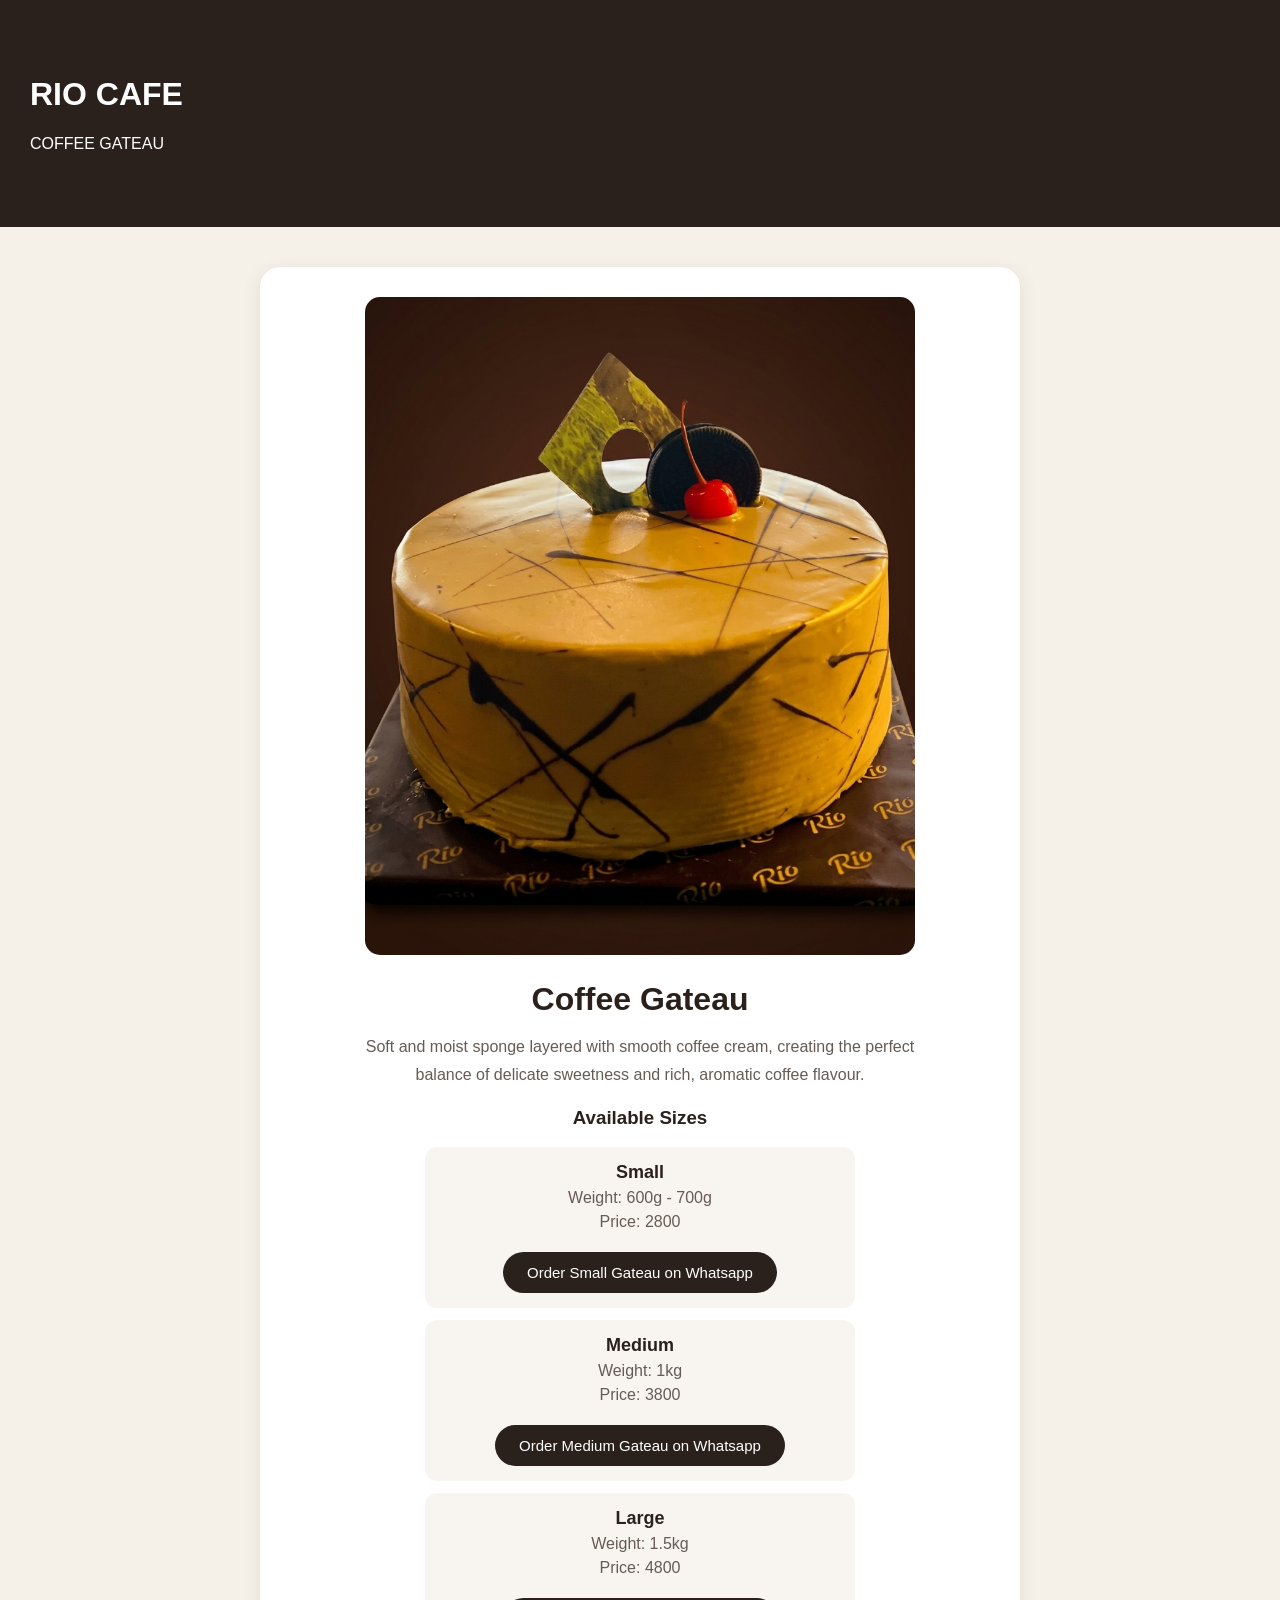
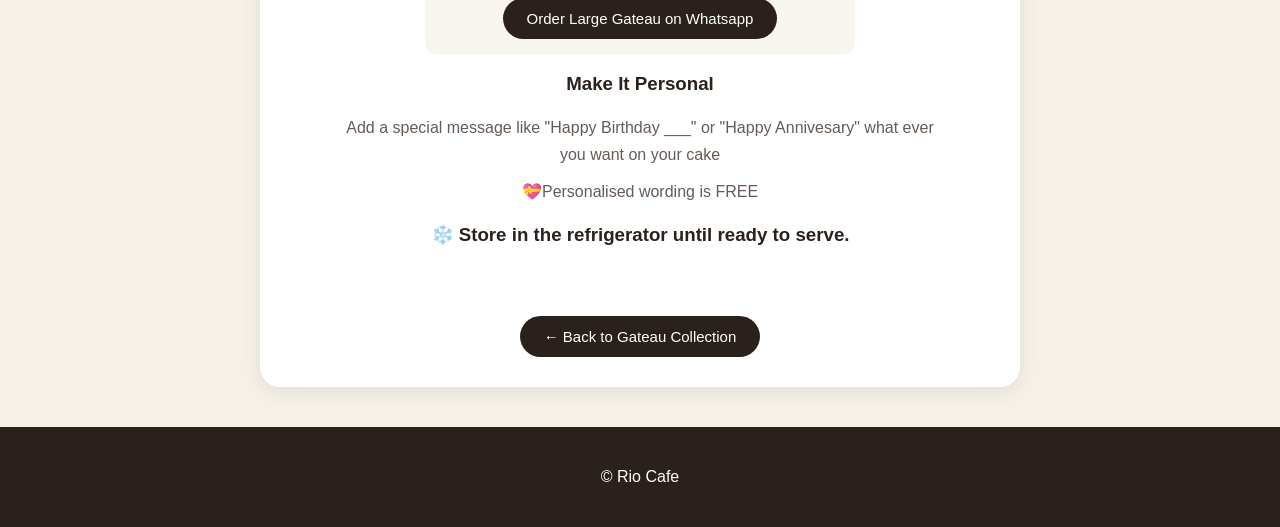
<file: coffee.html>
<!DOCTYPE html>
<html>

<head>

    <meta name="viewport" content="width=device-width, initial-scale=1.0">

    <title>Coffee Gateau</title>

    <link rel="stylesheet" href="style.css">


</head>

<body>

<header>

    <h1>RIO CAFE</h1>

    <p>COFFEE GATEAU</p>

</header>

<main>

    <section class="cake-detail-page">

        <img src="images/coffee.png" alt="Coffee Gateau">

        <h2>Coffee Gateau</h2>

        <p>
           Soft and moist sponge layered with smooth coffee cream, creating the perfect balance of delicate sweetness and rich, aromatic coffee flavour.
        </p>   


        <h3>Available Sizes</h3>

        <div class="cake-size">
            <strong>Small</strong>
            <p>Weight: 600g - 700g </p>
            <p>Price: 2800 </p>
        
        <a href="https://wa.me/94776371365?text=Hello%2C%20I%20would%20like%20to%20order%3A%0A%0ACake%3A%20Coffee%20Gateau%20-%20Small%0AQuantity%3A%201%0ARequired%20Date%3A%20%28Please%20enter%20the%20date%29%0ARequired%20Time%3A%20%28Please%20enter%20the%20time%29%0ASelected%20Branch%3A%20%28Please%20enter%20the%20branch%29%0AWording%3A%20%28Please%20enter%20the%20wording%20if%20you%20need%20one%29%0A%0APlease%20confirm%20my%20order.%20Thank%20you%21" target="_blank">

            <button>Order Small Gateau on Whatsapp</button>
        </a>    
        </div>

        <div class="cake-size">
            <strong>Medium</strong>
            <p>Weight: 1kg</p>
            <p>Price: 3800 </p>

        <a href="https://wa.me/94776371365?text=Hello%2C%20I%20would%20like%20to%20order%3A%0A%0ACake%3A%20Coffee%20Gateau%20-%20Medium%0AQuantity%3A%201%0ARequired%20Date%3A%20%28Please%20enter%20the%20date%29%0ARequired%20Time%3A%20%28Please%20enter%20the%20time%29%0ASelected%20Branch%3A%20%28Please%20enter%20the%20branch%29%0AWording%3A%20%28Please%20enter%20the%20wording%20if%20you%20need%20one%29%0A%0APlease%20confirm%20my%20order.%20Thank%20you%21" target="_blank">

            <button>Order Medium Gateau on Whatsapp</button>
        </a>

        </div>

        <div class="cake-size">
            <strong>Large</strong>
            <p>Weight: 1.5kg</p>
            <p>Price: 4800 </p>

        <a href="https://wa.me/94776371365?text=Hello%2C%20I%20would%20like%20to%20order%3A%0A%0ACake%3A%20Coffee%20Gateau%20-%20Large%0AQuantity%3A%201%0ARequired%20Date%3A%20%28Please%20enter%20the%20date%29%0ARequired%20Time%3A%20%28Please%20enter%20the%20time%29%0ASelected%20Branch%3A%20%28Please%20enter%20the%20branch%29%0AWording%3A%20%28Please%20enter%20the%20wording%20if%20you%20need%20one%29%0A%0APlease%20confirm%20my%20order.%20Thank%20you%21" target="_blank">

            <button>Order Large Gateau on Whatsapp</button>
        </a>

        </div>    

        <h3>Make It Personal</h3>

        <p>
            Add a special message like "Happy Birthday ___" or "Happy Annivesary" 
            what ever you want on your cake 
        </p>

        <p>
            💝Personalised wording is FREE 
        </p>

        <h3>❄️ Store in the refrigerator until ready to serve.</h3>

        <br><br>

        <a href="index.html#coffee">
            <button>← Back to Gateau Collection</button>
        </a>

    </section>

</main>

<footer>

    <p>© Rio Cafe</p>

</footer>

</body>

</html>
</file>
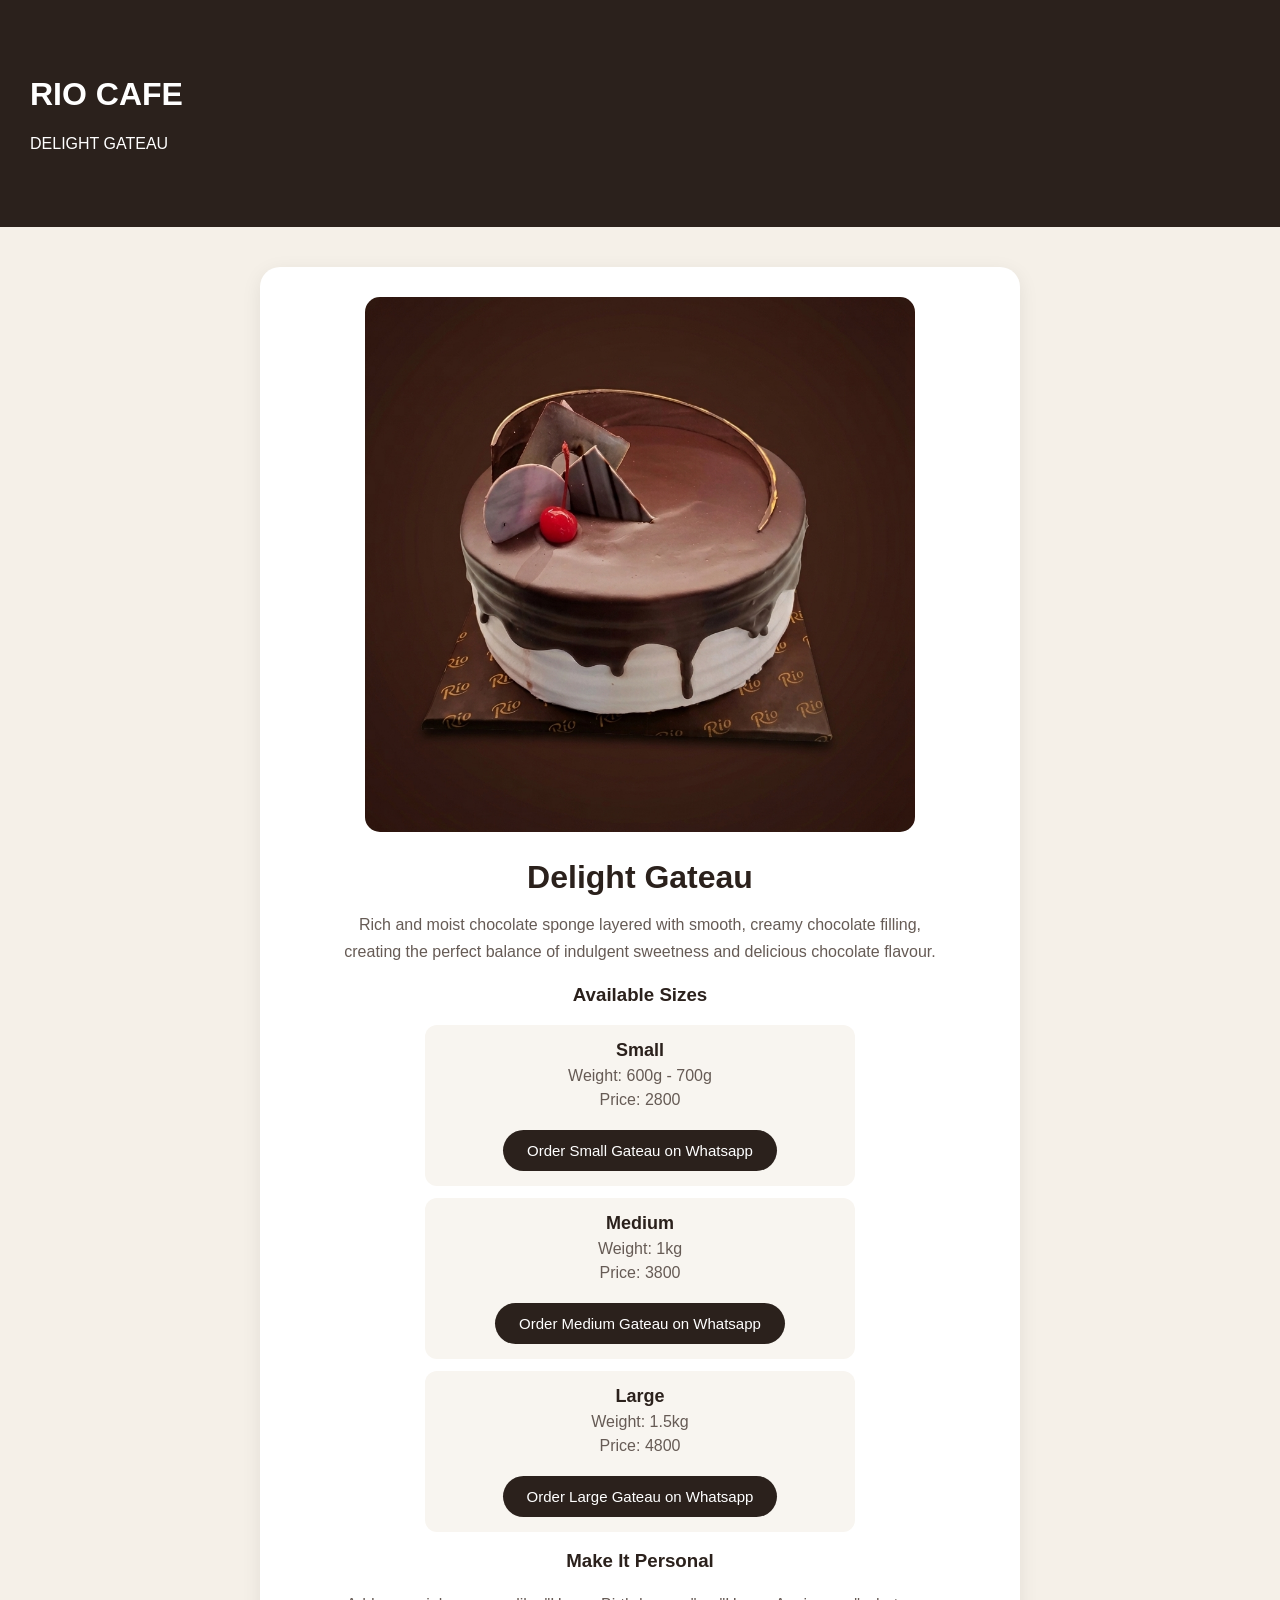
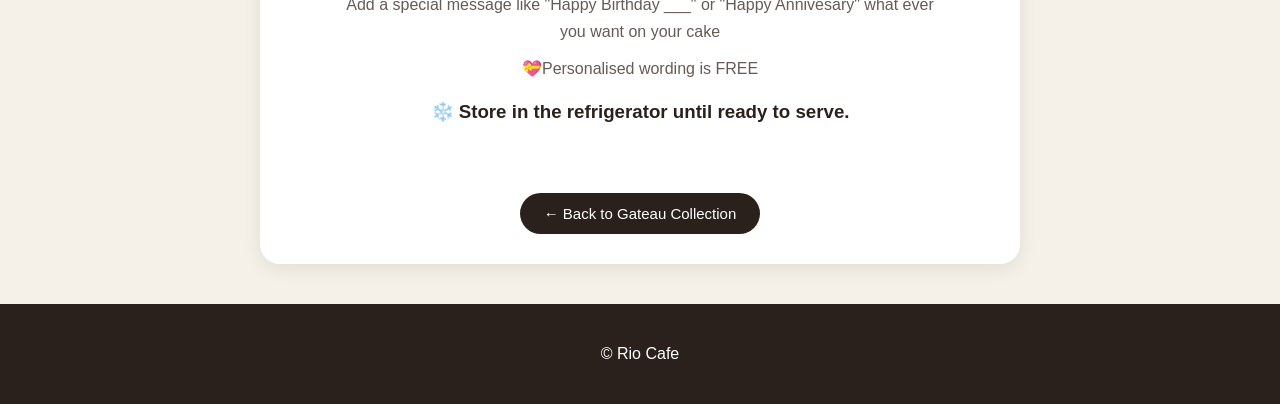
<file: delight.html>
<!DOCTYPE html>
<html>

<head>

    <meta name="viewport" content="width=device-width, initial-scale=1.0">

    <title>Delight Gateau</title>

    <link rel="stylesheet" href="style.css">

</head>

<body>

<header>

    <h1>RIO CAFE</h1>

    <p>DELIGHT GATEAU</p>

</header>

<main>

    <section class="cake-detail-page">

        <img src="images/delight.png" alt="Delight Gateau">

        <h2>Delight Gateau</h2>

        <p>
            Rich and moist chocolate sponge layered with smooth, creamy chocolate filling, creating the perfect balance of indulgent sweetness and delicious chocolate flavour.
        </p>

        <h3>Available Sizes</h3>

        <div class="cake-size">
            <strong>Small</strong>
            <p>Weight: 600g - 700g </p>
            <p>Price: 2800 </p>

            <a href="https://wa.me/94776371365?text=Hello%2C%20I%20would%20like%20to%20order%3A%0A%0ACake%3A%20Delight%20Gateau%20-%20Small%0AQuantity%3A%201%0ARequired%20Date%3A%20%28Please%20enter%20the%20date%29%0ARequired%20Time%3A%20%28Please%20enter%20the%20time%29%0ASelected%20Branch%3A%20%28Please%20enter%20the%20branch%29%0AWording%3A%20%28Please%20enter%20the%20wording%20if%20you%20need%20one%29%0A%0APlease%20confirm%20my%20order.%20Thank%20you%21" target="_blank">

                <button>Order Small Gateau on Whatsapp</button>
            </a>    
        </div>

        <div class="cake-size">
            <strong>Medium</strong>
            <p>Weight: 1kg</p>
            <p>Price: 3800 </p>

            <a href="https://wa.me/94776371365?text=Hello%2C%20I%20would%20like%20to%20order%3A%0A%0ACake%3A%20Delight%20Gateau%20-%20Medium%0AQuantity%3A%201%0ARequired%20Date%3A%20%28Please%20enter%20the%20date%29%0ARequired%20Time%3A%20%28Please%20enter%20the%20time%29%0ASelected%20Branch%3A%20%28Please%20enter%20the%20branch%29%0AWording%3A%20%28Please%20enter%20the%20wording%20if%20you%20need%20one%29%0A%0APlease%20confirm%20my%20order.%20Thank%20you%21" target="_blank">

                <button>Order Medium Gateau on Whatsapp</button>
            </a>    
        </div>

        <div class="cake-size">
            <strong>Large</strong>
            <p>Weight: 1.5kg</p>
            <p>Price: 4800 </p>

            <a href="https://wa.me/94776371365?text=Hello%2C%20I%20would%20like%20to%20order%3A%0A%0ACake%3A%20Delight%20Gateau%20-%20Large%0AQuantity%3A%201%0ARequired%20Date%3A%20%28Please%20enter%20the%20date%29%0ARequired%20Time%3A%20%28Please%20enter%20the%20time%29%0ASelected%20Branch%3A%20%28Please%20enter%20the%20branch%29%0AWording%3A%20%28Please%20enter%20the%20wording%20if%20you%20need%20one%29%0A%0APlease%20confirm%20my%20order.%20Thank%20you%21" target="_blank">

                <button>Order Large Gateau on Whatsapp</button>
            </a>    
        </div>    

        <h3>Make It Personal</h3>

        <p>
            Add a special message like "Happy Birthday ___" or "Happy Annivesary" 
            what ever you want on your cake 
        </p>

        <p>
            💝Personalised wording is FREE 
        </p>

        <h3>❄️ Store in the refrigerator until ready to serve.</h3>

        <br><br>

        <a href="index.html#delight">
            <button>← Back to Gateau Collection</button>
        </a>

    </section>

</main>

<footer>

    <p>© Rio Cafe</p>

</footer>

</body>

</html>
</file>
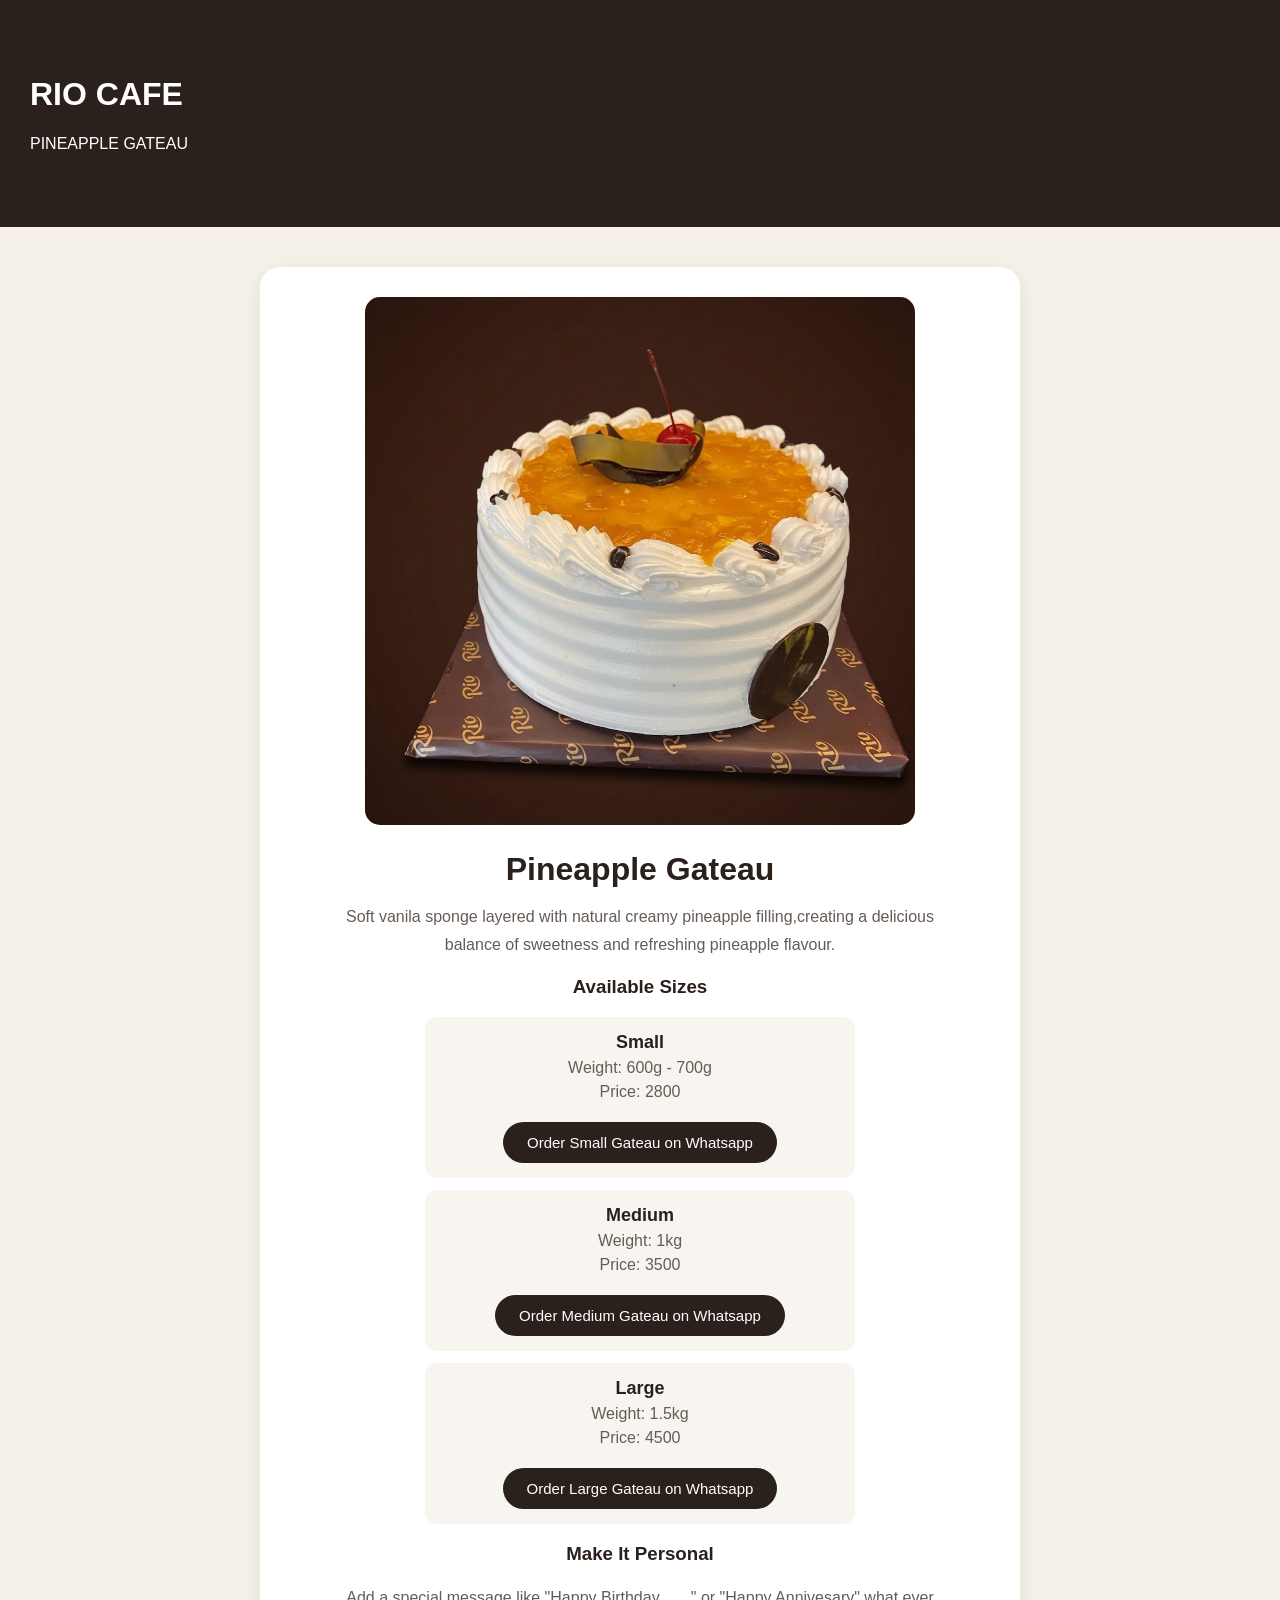
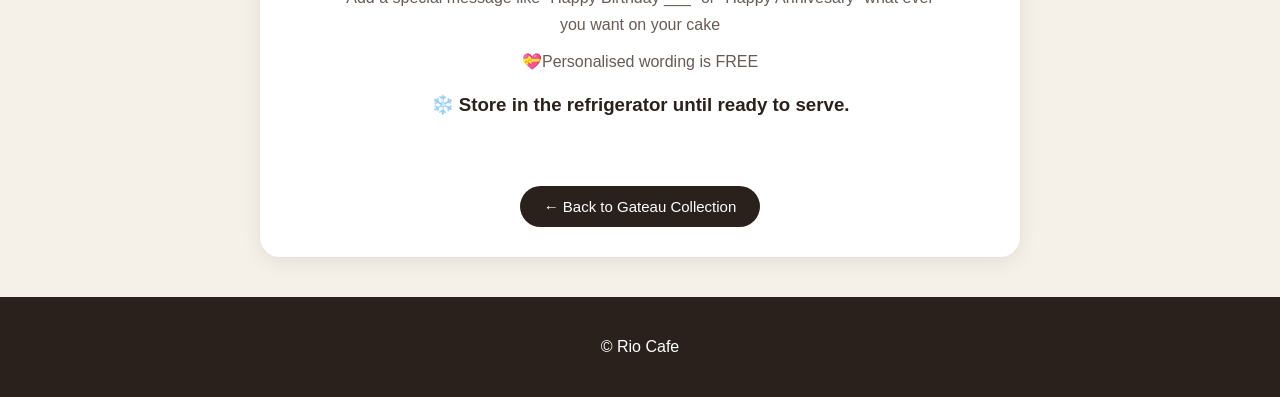
<file: pineapple.html>
<!DOCTYPE html>
<html>

<head>

   <meta name="viewport" content="width=device-width, initial-scale=1.0">

    <title>Pineapple Gateau</title>

    <link rel="stylesheet" href="style.css">

</head>

<body>

<header>

    <h1>RIO CAFE</h1>

    <p>PINEAPPLE GATEAU</p>

</header>

<main>

    <section class="cake-detail-page">

        <img src="images/pineapple.png" alt="Pineapple Gateau">

        <h2>Pineapple Gateau</h2>

        <p>
            Soft vanila sponge layered with natural creamy pineapple filling,creating a delicious balance of sweetness and refreshing pineapple flavour.
        </p>

        <h3>Available Sizes</h3>

        <div class="cake-size">
            <strong>Small</strong>
            <p>Weight: 600g - 700g </p>
            <p>Price: 2800 </p>

            <a href="https://wa.me/94776371365?text=Hello%2C%20I%20would%20like%20to%20order%3A%0A%0ACake%3A%20Pineapple%20Gateau%20-%20Small%0AQuantity%3A%201%0ARequired%20Date%3A%20%28Please%20enter%20the%20date%29%0ARequired%20Time%3A%20%28Please%20enter%20the%20time%29%0ASelected%20Branch%3A%20%28Please%20enter%20the%20branch%29%0AWording%3A%20%28Please%20enter%20the%20wording%20if%20you%20need%20one%29%0A%0APlease%20confirm%20my%20order.%20Thank%20you%21" target="_blank">
            
            <button>Order Small Gateau on Whatsapp</button>
            </a>
            
        </div>

        <div class="cake-size">
            <strong>Medium</strong>
            <p>Weight: 1kg</p>
            <p>Price: 3500 </p>

            <a href="https://wa.me/94776371365?text=Hello%2C%20I%20would%20like%20to%20order%3A%0A%0ACake%3A%20Pineapple%20Gateau%20-%20Medium%0AQuantity%3A%201%0ARequired%20Date%3A%20%28Please%20enter%20the%20date%29%0ARequired%20Time%3A%20%28Please%20enter%20the%20time%29%0ASelected%20Branch%3A%20%28Please%20enter%20the%20branch%29%0AWording%3A%20%28Please%20enter%20the%20wording%20if%20you%20need%20one%29%0A%0APlease%20confirm%20my%20order.%20Thank%20you%21" target="_blank">
            
            <button>Order Medium Gateau on Whatsapp</button>
            </a>

        </div>

        <div class="cake-size">
            <strong>Large</strong>
            <p>Weight: 1.5kg</p>
            <p>Price: 4500 </p>

            <a href="https://wa.me/94776371365?text=Hello%2C%20I%20would%20like%20to%20order%3A%0A%0ACake%3A%20Pineapple%20Gateau%20-%20Large%0AQuantity%3A%201%0ARequired%20Date%3A%20%28Please%20enter%20the%20date%29%0ARequired%20Time%3A%20%28Please%20enter%20the%20time%29%0ASelected%20Branch%3A%20%28Please%20enter%20the%20branch%29%0AWording%3A%20%28Please%20enter%20the%20wording%20if%20you%20need%20one%29%0A%0APlease%20confirm%20my%20order.%20Thank%20you%21" target="_blank">
            
            <button>Order Large Gateau on Whatsapp</button>
            </a>
        </div>    

        <h3>Make It Personal</h3>

        <p>
            Add a special message like "Happy Birthday ___" or "Happy Annivesary" 
            what ever you want on your cake 
        </p>

        <p>
            💝Personalised wording is FREE 
        </p>

        <h3>❄️ Store in the refrigerator until ready to serve.</h3>

        <br><br>

        <a href="index.html#pineapple">
            <button>← Back to Gateau Collection</button>
        </a>

    </section>

</main>

<footer>

    <p>© Rio Cafe</p>

</footer>

</body>

</html>
</file>
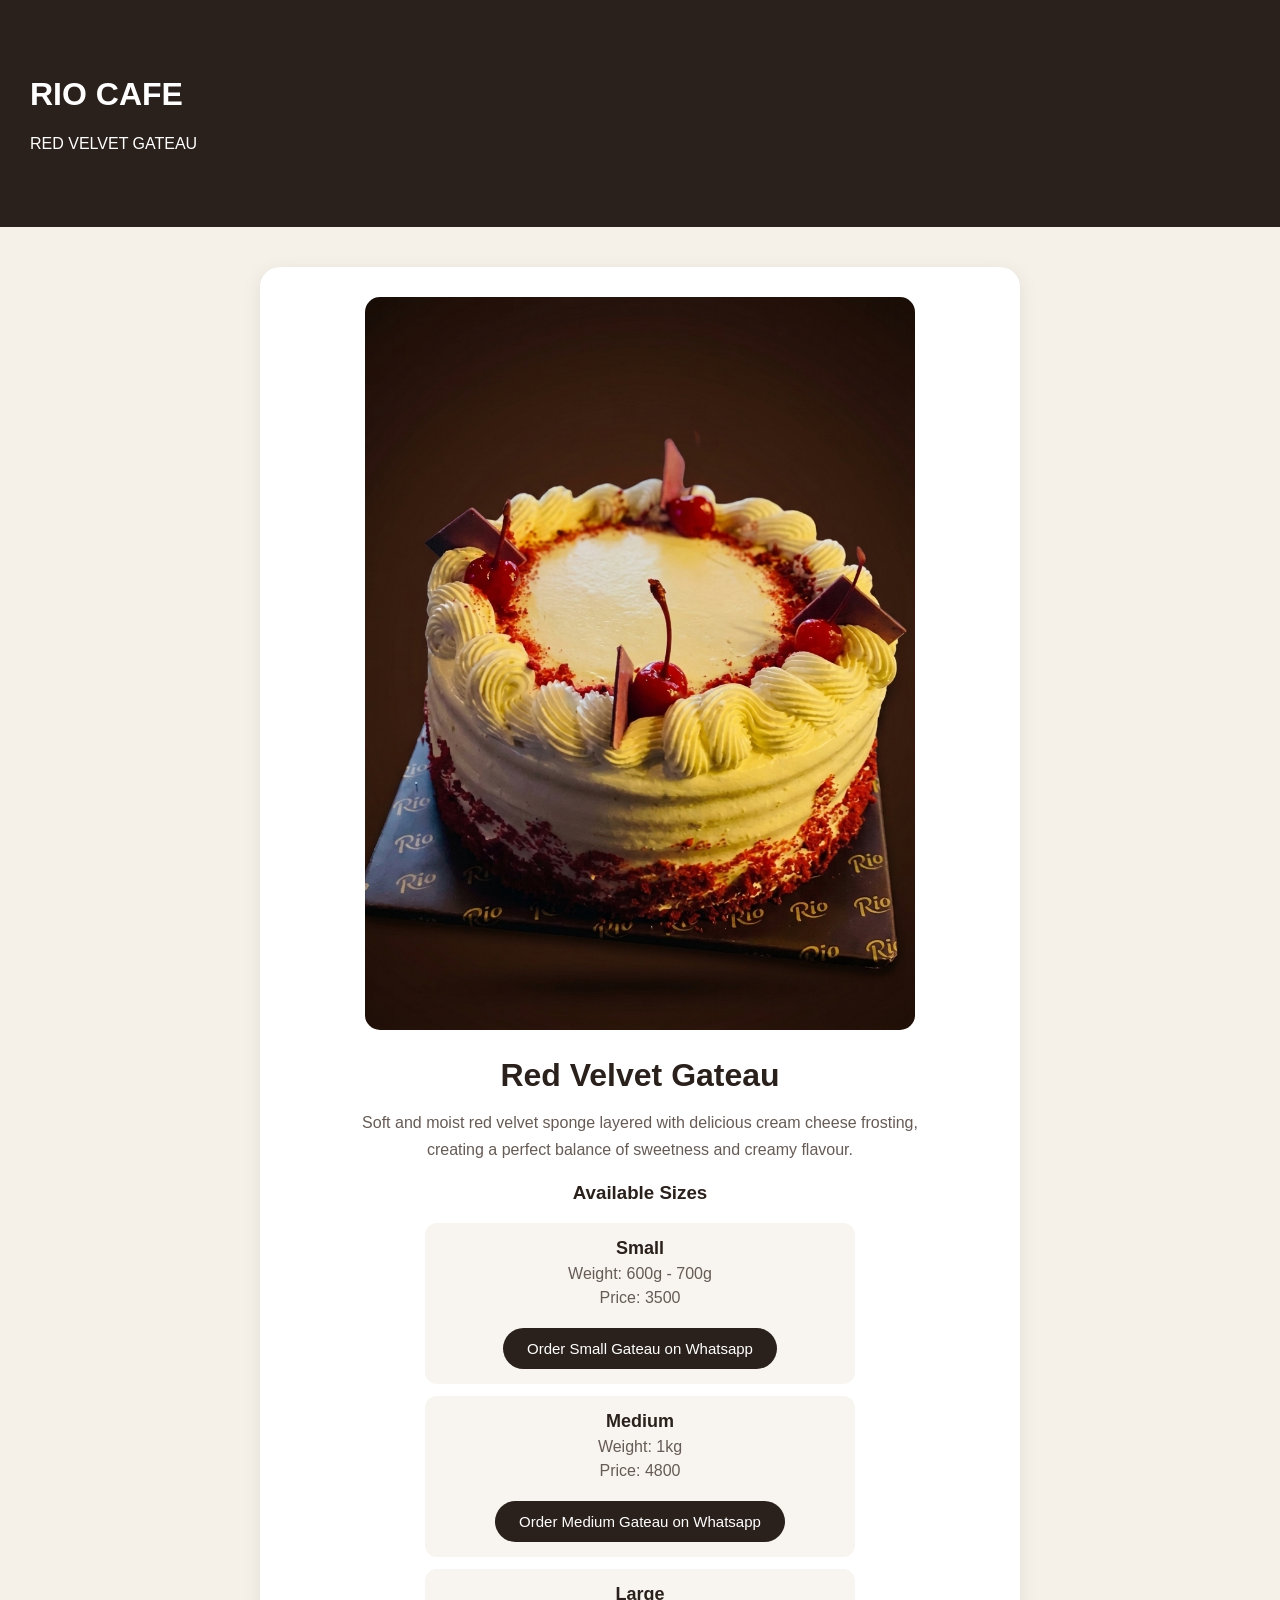
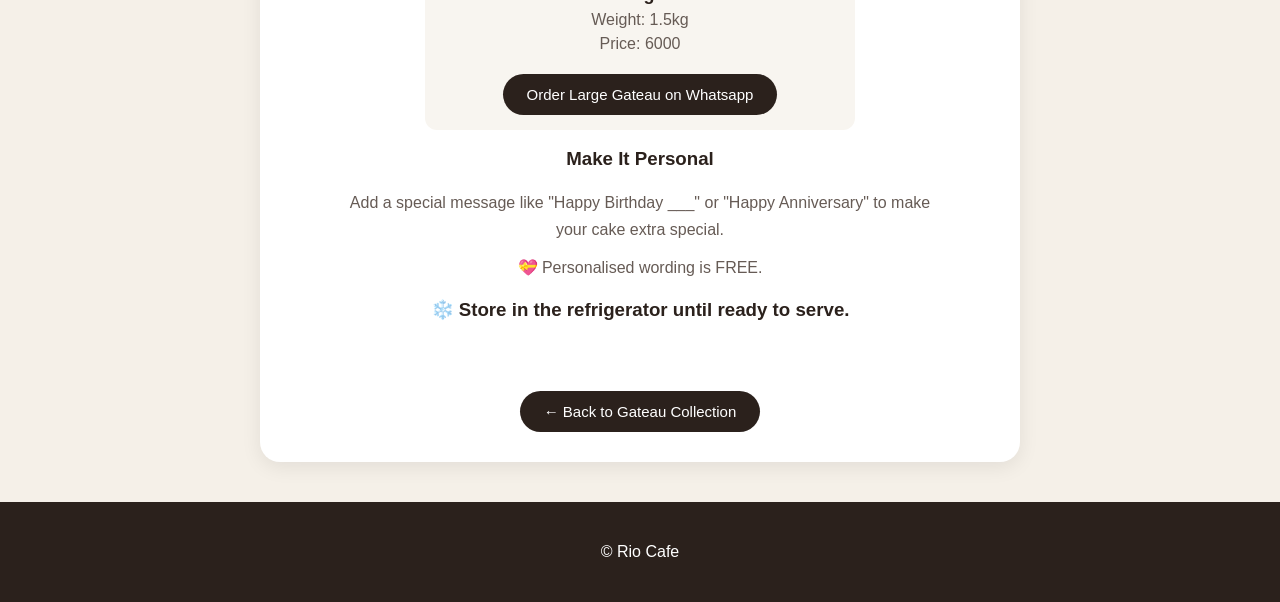
<file: redvelvet.html>
<!DOCTYPE html>
<html>

<head>

    <meta name="viewport" content="width=device-width, initial-scale=1.0">

    <title>Red Velvet Gateau</title>

    <link rel="stylesheet" href="style.css">

</head>

<body>

<header>

    <h1>RIO CAFE</h1>

    <p>RED VELVET GATEAU</p>

</header>

<main>

    <section class="cake-detail-page">

        <img src="images/redvelvet.png" alt="Red Velvet Gateau">

        <h2>Red Velvet Gateau</h2>

        <p>
            Soft and moist red velvet sponge layered with delicious
            cream cheese frosting, creating a perfect balance of
            sweetness and creamy flavour.
        </p>

        <h3>Available Sizes</h3>

        <!-- Small -->

        <div class="cake-size">

            <strong>Small</strong>

            <p>Weight: 600g - 700g</p>

            <p>Price: 3500</p>

            <a href="https://wa.me/94776371365?text=Hello%2C%20I%20would%20like%20to%20order%3A%0A%0ACake%3A%20Red%20Velvet%20Gateau%20-%20Small%0AQuantity%3A%201%0ARequired%20Date%3A%20%28Please%20enter%20the%20date%29%0ARequired%20Time%3A%20%28Please%20enter%20the%20time%29%0ASelected%20Branch%3A%20%28Please%20enter%20the%20branch%29%0AWording%3A%20%28Please%20enter%20the%20wording%20if%20you%20need%20one%29%0A%0APlease%20confirm%20my%20order.%20Thank%20you%21" target="_blank">

                <button>Order Small Gateau on Whatsapp</button>

            </a>

        </div>

        <!-- Medium -->

        <div class="cake-size">

            <strong>Medium</strong>

            <p>Weight: 1kg</p>

            <p>Price: 4800</p>

            <a href="https://wa.me/94776371365?text=Hello%2C%20I%20would%20like%20to%20order%3A%0A%0ACake%3A%20Red%20Velvet%20Gateau%20-%20Medium%0AQuantity%3A%201%0ARequired%20Date%3A%20%28Please%20enter%20the%20date%29%0ARequired%20Time%3A%20%28Please%20enter%20the%20time%29%0ASelected%20Branch%3A%20%28Please%20enter%20the%20branch%29%0AWording%3A%20%28Please%20enter%20the%20wording%20if%20you%20need%20one%29%0A%0APlease%20confirm%20my%20order.%20Thank%20you%21" target="_blank">

                <button>Order Medium Gateau on Whatsapp</button>

            </a>

        </div>

        <!-- Large -->

        <div class="cake-size">

            <strong>Large</strong>

            <p>Weight: 1.5kg</p>

            <p>Price: 6000</p>

            <a href="https://wa.me/94776371365?text=Hello%2C%20I%20would%20like%20to%20order%3A%0A%0ACake%3A%20Red%20Velvet%20Gateau%20-%20Large%0AQuantity%3A%201%0ARequired%20Date%3A%20%28Please%20enter%20the%20date%29%0ARequired%20Time%3A%20%28Please%20enter%20the%20time%29%0ASelected%20Branch%3A%20%28Please%20enter%20the%20branch%29%0AWording%3A%20%28Please%20enter%20the%20wording%20if%20you%20need%20one%29%0A%0APlease%20confirm%20my%20order.%20Thank%20you%21" target="_blank">

                <button>Order Large Gateau on Whatsapp</button>

            </a>

        </div>

        <h3>Make It Personal</h3>

        <p>
            Add a special message like "Happy Birthday ___"
            or "Happy Anniversary" to make your cake extra special.
        </p>

        <p>
            💝 Personalised wording is FREE.
        </p>

        <h3>❄️ Store in the refrigerator until ready to serve.</h3>

        <br><br>

        <a href="index.html#redvelvet">
            <button>← Back to Gateau Collection</button>
        </a>

    </section>

</main>

<footer>

    <p>© Rio Cafe</p>

</footer>

</body>

</html>
</file>
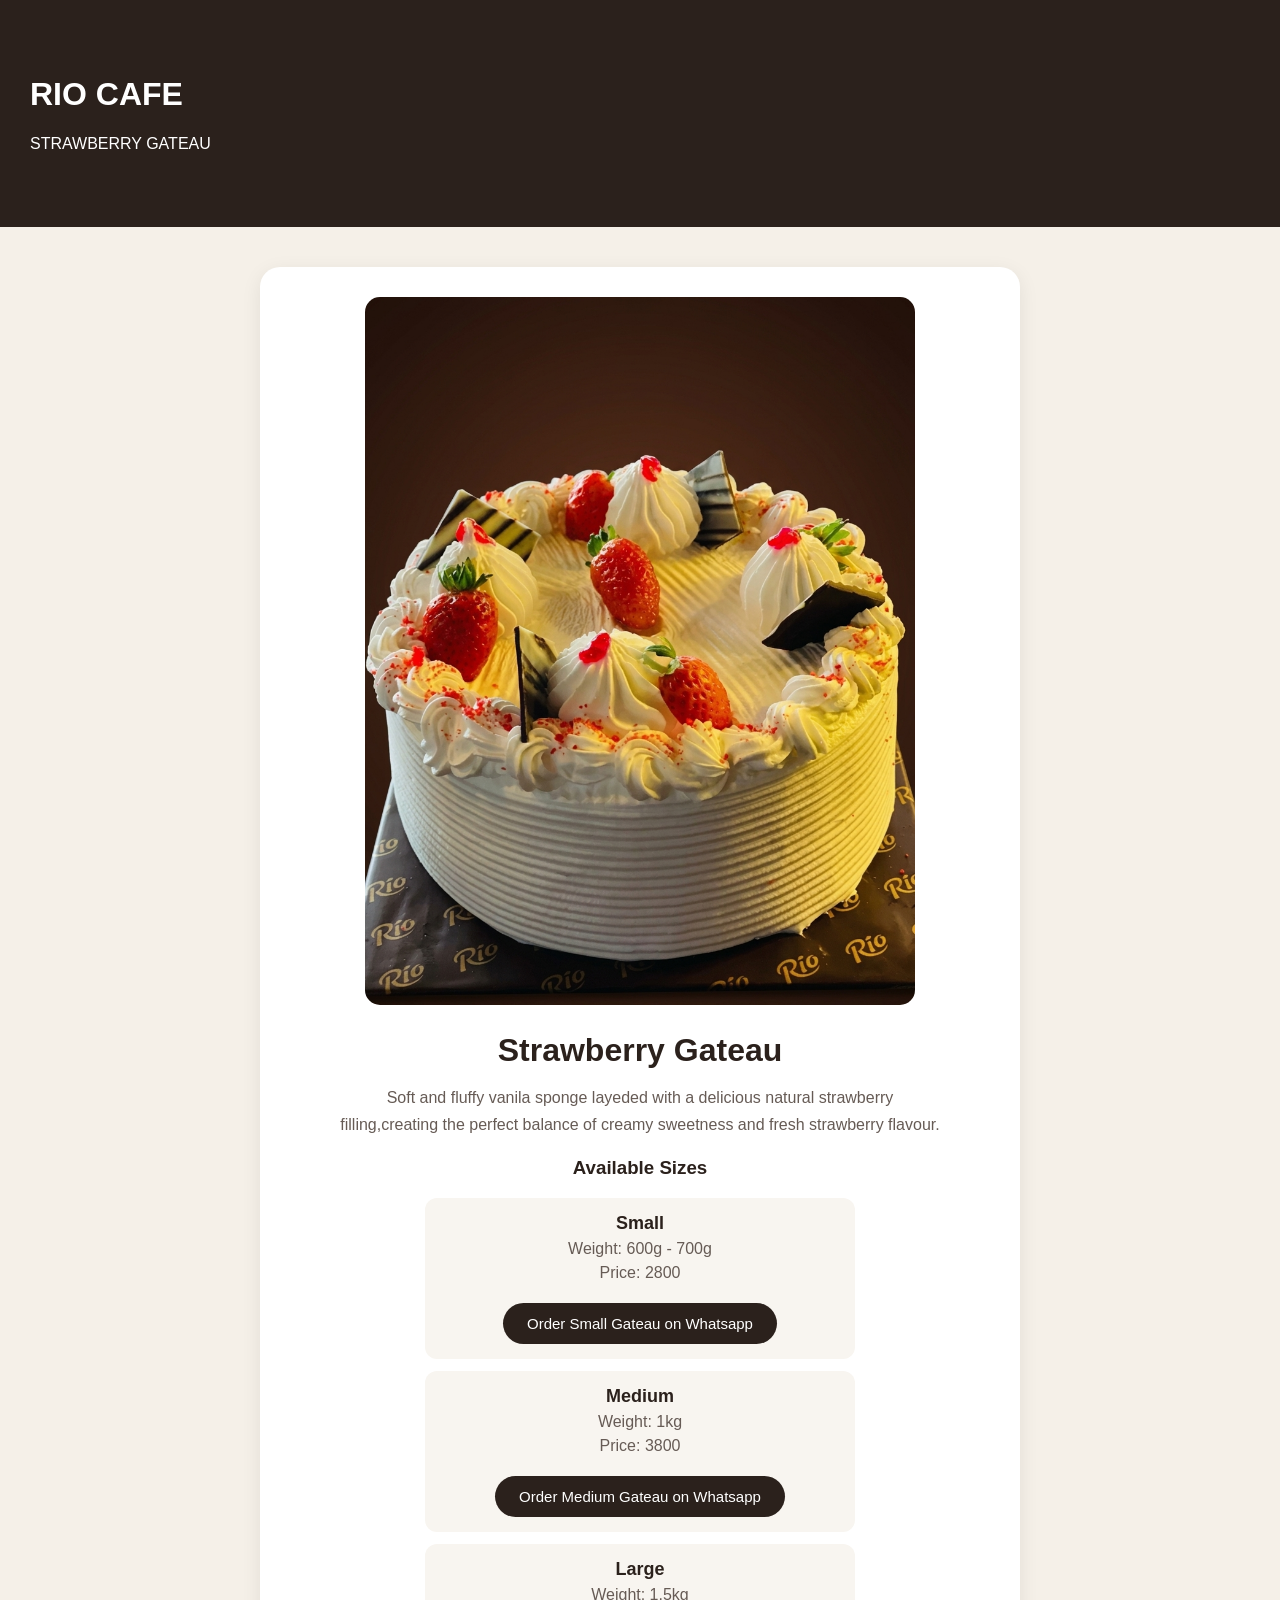
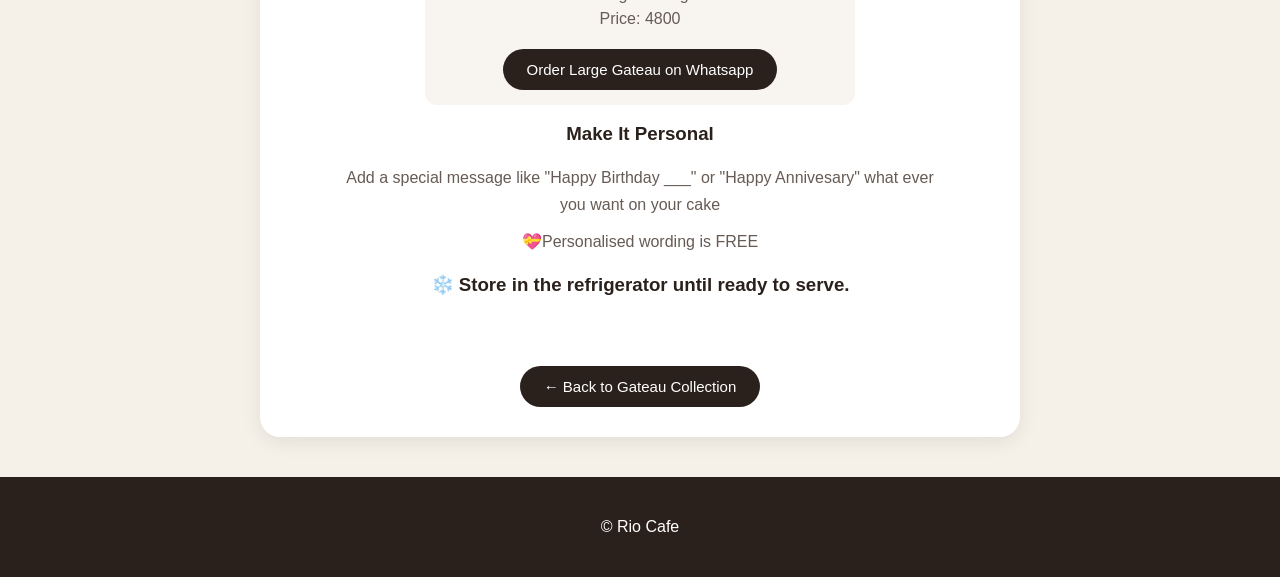
<file: strawberry.html>
<!DOCTYPE html>
<html>

<head>

    <meta name="viewport" content="width=device-width, initial-scale=1.0">

    <title>Strawberry Gateau</title>

    <link rel="stylesheet" href="style.css">
    
</head>

<body>

<header>

    <h1>RIO CAFE</h1>

    <p>STRAWBERRY GATEAU</p>

</header>

<main>

    <section class="cake-detail-page">

        <img src="images/strawberry.png" alt="Strawberry Gateau">

        <h2>Strawberry Gateau</h2>

        <p>
            Soft and fluffy vanila sponge layeded with a delicious natural strawberry filling,creating the perfect balance of creamy sweetness and fresh strawberry flavour.
        </p>

        <h3>Available Sizes</h3>

        <div class="cake-size">
            <strong>Small</strong>
            <p>Weight: 600g - 700g </p>
            <p>Price: 2800 </p>
        
        <a href="https://wa.me/94776371365?text=Hello%2C%20I%20would%20like%20to%20order%3A%0A%0ACake%3A%20Strawberry%20Gateau%20-%20Small%0AQuantity%3A%201%0ARequired%20Date%3A%20%28Please%20enter%20the%20date%29%0ARequired%20Time%3A%20%28Please%20enter%20the%20time%29%0ASelected%20Branch%3A%20%28Please%20enter%20the%20branch%29%0AWording%3A%20%28Please%20enter%20the%20wording%20if%20you%20need%20one%29%0A%0APlease%20confirm%20my%20order.%20Thank%20you%21" target="_blank">

            <button>Order Small Gateau on Whatsapp</button>
        </a>    
        </div>

        <div class="cake-size">
            <strong>Medium</strong>
            <p>Weight: 1kg</p>
            <p>Price: 3800 </p>

        <a href="https://wa.me/94776371365?text=Hello%2C%20I%20would%20like%20to%20order%3A%0A%0ACake%3A%20Strawberry%20Gateau%20-%20Medium%0AQuantity%3A%201%0ARequired%20Date%3A%20%28Please%20enter%20the%20date%29%0ARequired%20Time%3A%20%28Please%20enter%20the%20time%29%0ASelected%20Branch%3A%20%28Please%20enter%20the%20branch%29%0AWording%3A%20%28Please%20enter%20the%20wording%20if%20you%20need%20one%29%0A%0APlease%20confirm%20my%20order.%20Thank%20you%21" target="_blank">

            <button>Order Medium Gateau on Whatsapp</button>
        </a>

        </div>

        <div class="cake-size">
            <strong>Large</strong>
            <p>Weight: 1.5kg</p>
            <p>Price: 4800 </p>

        <a href="https://wa.me/94776371365?text=Hello%2C%20I%20would%20like%20to%20order%3A%0A%0ACake%3A%20Strawberry%20Gateau%20-%20Large%0AQuantity%3A%201%0ARequired%20Date%3A%20%28Please%20enter%20the%20date%29%0ARequired%20Time%3A%20%28Please%20enter%20the%20time%29%0ASelected%20Branch%3A%20%28Please%20enter%20the%20branch%29%0AWording%3A%20%28Please%20enter%20the%20wording%20if%20you%20need%20one%29%0A%0APlease%20confirm%20my%20order.%20Thank%20you%21" target="_blank">

            <button>Order Large Gateau on Whatsapp</button>
        </a>

        </div>    

        <h3>Make It Personal</h3>

        <p>
            Add a special message like "Happy Birthday ___" or "Happy Annivesary" 
            what ever you want on your cake 
        </p>

        <p>
            💝Personalised wording is FREE 
        </p>

        <h3>❄️ Store in the refrigerator until ready to serve.</h3>

        <br><br>

        <a href="index.html#strawberry">
            <button>← Back to Gateau Collection</button>
        </a>

    </section>

</main>

<footer>

    <p>© Rio Cafe</p>

</footer>

</body>

</html>
</file>
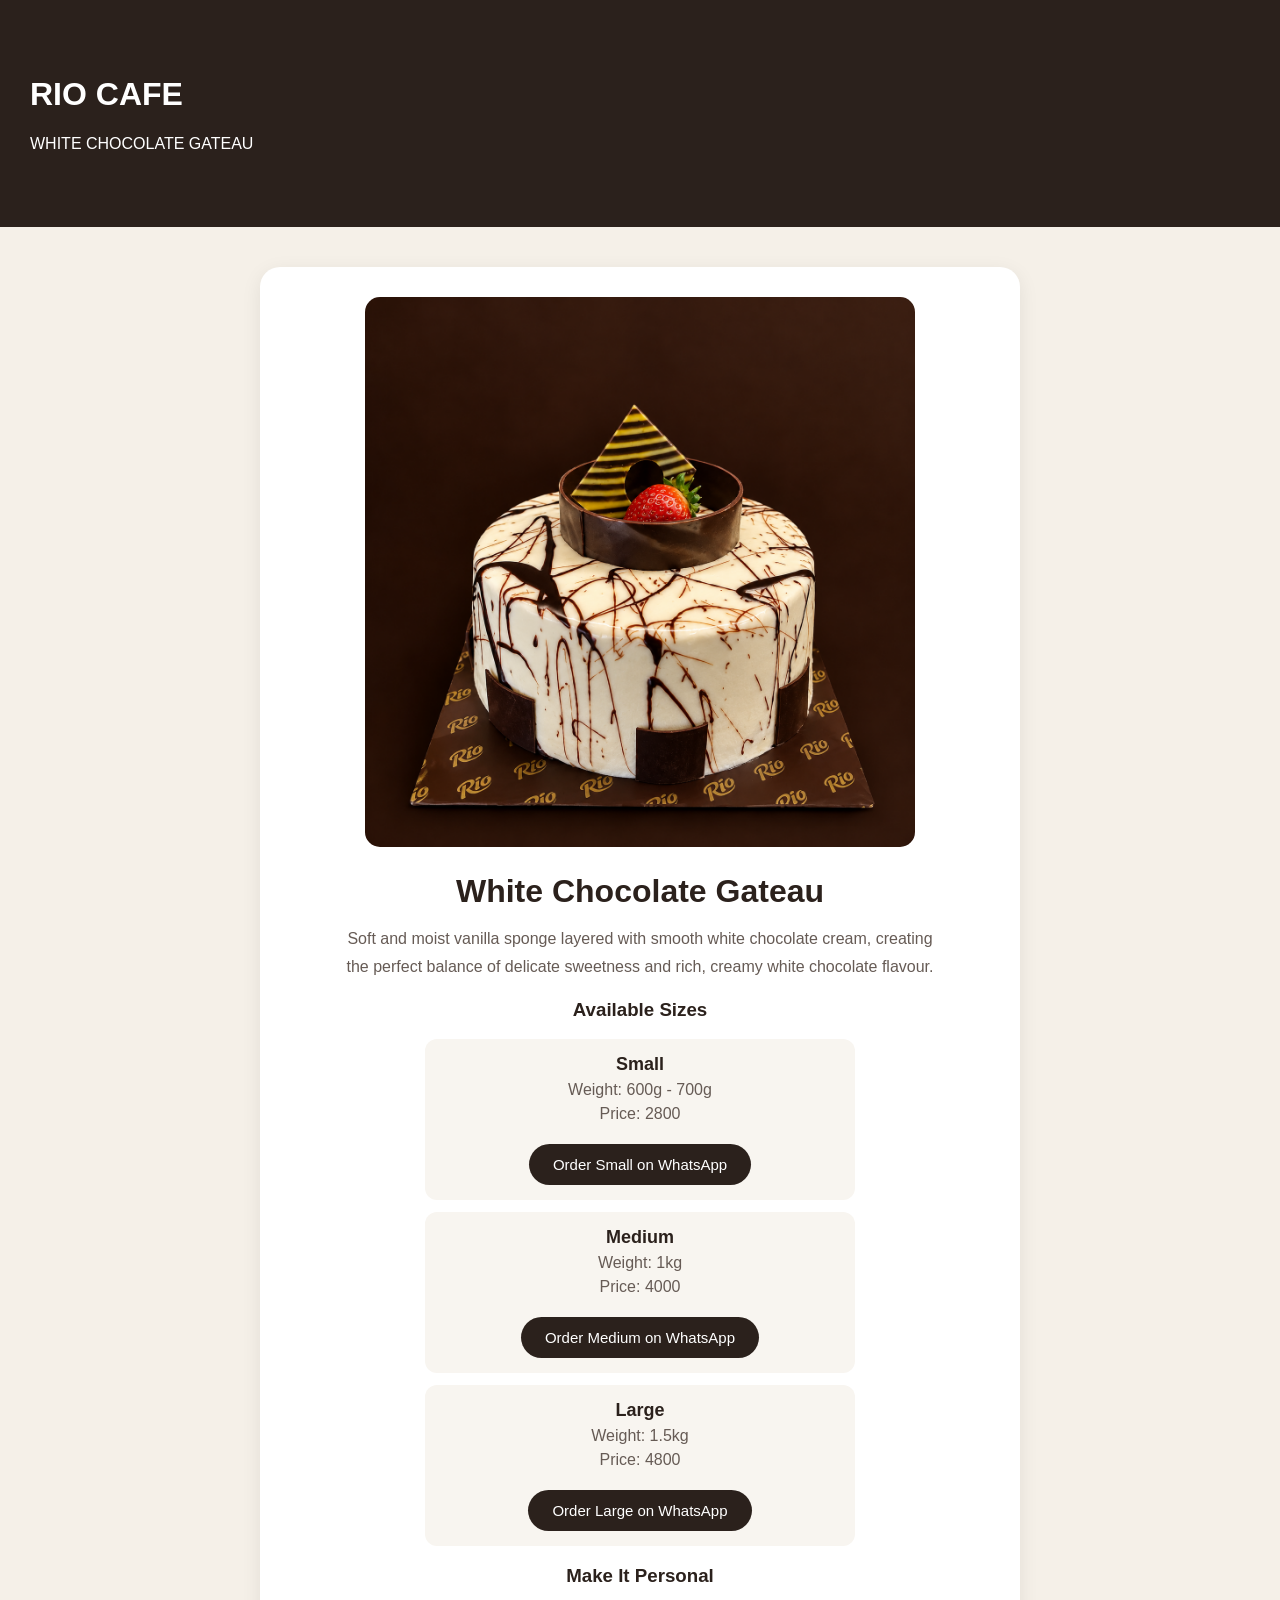
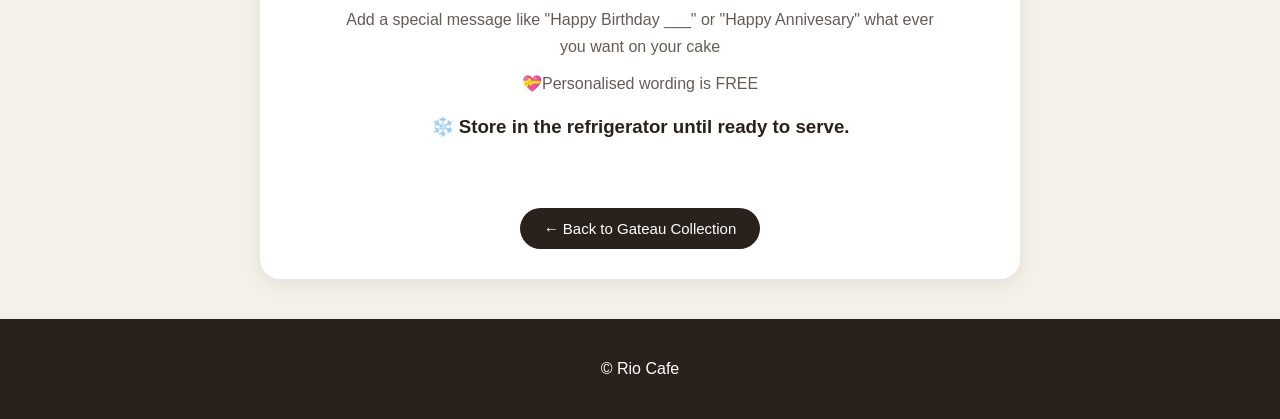
<file: whitechocolate.html>
<!DOCTYPE html>
<html>

<head>

     <meta name="viewport" content="width=device-width, initial-scale=1.0">

    <title>White Chocolate Gateau</title>

    <link rel="stylesheet" href="style.css">

</head>

<body>

<header>

    <h1>RIO CAFE</h1>

    <p>WHITE CHOCOLATE GATEAU</p>

</header>

<main>

    <section class="cake-detail-page">

        <img src="images/whitechocolate.png" alt="White Chocolate Gateau">

        <h2>White Chocolate Gateau</h2>

        <p>
            Soft and moist vanilla sponge layered with smooth white chocolate cream, creating the perfect balance of delicate sweetness and rich, creamy white chocolate flavour.
        </p>

        <h3>Available Sizes</h3>

        <div class="cake-size">
            <strong>Small</strong>
            <p>Weight: 600g - 700g </p>
            <p>Price: 2800 </p>

            <a href="https://wa.me/94776371365?text=Hello%2C%20I%20would%20like%20to%20order%3A%0A%0ACake%3A%20White%20Chocolate%20Gateau%20-%20Medium%0AQuantity%3A%201%0ARequired%20Date%3A%20%28Please%20enter%20the%20date%29%0ARequired%20Time%3A%20%28Please%20enter%20the%20time%29%0ASelected%20Branch%3A%20%28Please%20enter%20the%20branch%29%0AWording%3A%20%28Please%20enter%20the%20wording%20if%20you%20need%20one%29%0A%0APlease%20confirm%20my%20order.%20Thank%20you%21" target="_blank">
    
                <button>Order Small on WhatsApp</button>

            </a>    
        </div>

        <div class="cake-size">
            <strong>Medium</strong>
            <p>Weight: 1kg</p>
            <p>Price: 4000 </p>

            <a href="https://wa.me/94776371365?text=Hello%2C%20I%20would%20like%20to%20order%3A%0A%0ACake%3A%20White%20Chocolate%20Gateau%20-%20Medium%0AQuantity%3A%201%0ARequired%20Date%3A%20%28Please%20enter%20the%20date%29%0ARequired%20Time%3A%20%28Please%20enter%20the%20time%29%0ASelected%20Branch%3A%20%28Please%20enter%20the%20branch%29%0AWording%3A%20%28Please%20enter%20the%20wording%20if%20you%20need%20one%29%0A%0APlease%20confirm%20my%20order.%20Thank%20you%21" target="_blank">
    
                <button>Order Medium on WhatsApp</button>

            </a>    
        </div>

        <div class="cake-size">
            <strong>Large</strong>
            <p>Weight: 1.5kg</p>
            <p>Price: 4800 </p>

            <a href="https://wa.me/94776371365?text=Hello%2C%20I%20would%20like%20to%20order%3A%0A%0ACake%3A%20White%20Chocolate%20Gateau%20-%20Medium%0AQuantity%3A%201%0ARequired%20Date%3A%20%28Please%20enter%20the%20date%29%0ARequired%20Time%3A%20%28Please%20enter%20the%20time%29%0ASelected%20Branch%3A%20%28Please%20enter%20the%20branch%29%0AWording%3A%20%28Please%20enter%20the%20wording%20if%20you%20need%20one%29%0A%0APlease%20confirm%20my%20order.%20Thank%20you%21" target="_blank">
    
                <button>Order Large on WhatsApp</button>
            </a>    
        </div>    

        <h3>Make It Personal</h3>

        <p>
            Add a special message like "Happy Birthday ___" or "Happy Annivesary" 
            what ever you want on your cake 
        </p>

        <p>
            💝Personalised wording is FREE 
        </p>

        <h3>❄️ Store in the refrigerator until ready to serve.</h3>

        <br><br>

        <a href="index.html#whitechocolate">
            <button>← Back to Gateau Collection</button>
        </a>

    </section>

</main>

<footer>

    <p>© Rio Cafe</p>

</footer>

</body>

</html>
</file>
<file: style.css>
body {
    margin: 0;
    font-family: Arial, sans-serif;
    background-color: #f5f0e8;
    color: #2b211c;
}


/* Header */

header {
    background-color: #2b211c;
    color: white;
    padding: 55px 30px;
    border-bottom: 3px solid #2b211c;
}

.hero-content {
    max-width: 1200px;
    margin: auto;
    display: flex;
    align-items: center;
    justify-content: space-between;
    gap: 50px;
}

.hero-text {
    flex: 1;
    text-align: left;
}

.hero-text h1 {
    margin: 0;
    font-size: 48px;
    letter-spacing: 5px;
    color: #c9a227;
}

.hero-tagline {
    font-size: 22px;
    margin: 15px 0;
    letter-spacing: 1px;
}

.hero-description {
    max-width: 480px;
    line-height: 1.7;
    color: #f5f0e8;
}

.hero-image {
    flex: 1;
    text-align: center;
}

.hero-image img {
width: 100%;
max-width: 500px;
height: 330px;
object-fit: cover;
border-radius: 24px;
display: block;
margin: auto;
box-shadow: 0 15px 40px rgba(0, 0, 0, 0.35);
}


/* Main */

main {
    max-width: 1100px;
    margin: auto;
    padding: 40px 20px;
}


/* Sections */

section {
    margin-bottom: 50px;
}

h2 {
    text-align: center;
    font-size: 32px;
    margin-bottom: 20px;
}


/* Welcome */

.welcome {
    text-align: center;
}

.welcome p {
    max-width: 650px;
    margin: auto;
    line-height: 1.7;
    color: #665b55;
}


/* Categories */

.category-container {
    display: grid;
    grid-template-columns: repeat(2, 1fr);
    gap: 25px;
}


.category-card {
    background-color: white;
    text-align: center;
    padding: 35px 20px;
    border-radius: 18px;
    box-shadow: 0 5px 20px rgba(0, 0, 0, 0.08);
    transition: transform 0.3s ease;
}


.category-card:hover {
    transform: translateY(-5px);
}


.category-card h3 {
    font-size: 25px;
    margin-bottom: 12px;
}


.category-card p {
    line-height: 1.6;
    color: #665b55;
}


/* Buttons */

button {
    margin-top: 15px;
    padding: 12px 24px;
    border: none;
    border-radius: 25px;
    background-color: #2b211c;
    color: white;
    font-size: 15px;
    cursor: pointer;
}


button:hover {
    background-color: #4a3830;
}


/* Category Pages */

.category-page {
    display: none;
}


.category-description {
    text-align: center;
    color: #665b55;
    margin-bottom: 30px;
}


/* Back Button */

.back-button {
    display: block;
    margin: 0 auto 30px auto;
}


/* Cake Collection */

.cake-container {
    display: grid;
    grid-template-columns: repeat(3, 1fr);
    gap: 25px;
}


/* Cake Card */

.cake-card {
    background-color: white;
    border-radius: 18px;
    overflow: hidden;
    text-align: center;
    box-shadow: 0 5px 20px rgba(0, 0, 0, 0.08);
    transition: transform 0.3s ease;
}


.cake-card:hover {
    transform: translateY(-5px);
}


/* Cake Photo Placeholder */

.cake-placeholder {
    width: 100%;
    height: 220px;
    background-color: #e8e0d8;

    display: flex;
    align-items: center;
    justify-content: center;

    color: #665b55;
    font-size: 18px;
}
.cake-card img {
    width: 100%;
    height: 220px;
    object-fit: cover;
    display: block;
}


/* Cake Name */

.cake-card h3 {
    font-size: 21px;
    margin: 20px 10px 10px;
}


/* Cake Description */

.cake-card p {
    margin: 0 15px 20px;
    color: #665b55;
    line-height: 1.5;
}


/* Footer */

footer {
    text-align: center;
    padding: 25px;
    background-color: #2b211c;
    color: white;
}

/* Mobile Phone */

@media (max-width: 600px) {

    /* Header */

    header {
        padding: 30px 15px;
    }

    .hero-content {
        flex-direction: column;
        gap: 30px;
    }

    .hero-text {
        width: 100%;
        text-align: center;
    }

    .hero-logo {
        width: 150px;
        margin: 0 auto 15px;
    }

    .hero-text h1 {
        font-size: 38px;
    }

    .hero-tagline {
        font-size: 24px;
    }

    .hero-description {
        font-size: 17px;
        line-height: 1.7;
    }

    .hero-branches {
        font-size: 15px;
        line-height: 1.6;
    }

    .hero-image {
        width: 100%;
    }

    .hero-image img {
        width: 100%;
        height: auto;
        border-radius: 18px;
    }


    /* Main */

    main {
        padding: 30px 15px;
    }


    /* Headings */

    h2 {
        font-size: 30px;
    }


    /* Welcome */

    .welcome p {
        font-size: 17px;
        line-height: 1.7;
    }


    /* Category Cards */

    .category-container {
        grid-template-columns: 1fr;
        gap: 20px;
    }

    .category-card {
        padding: 30px 18px;
    }

    .category-card h3 {
        font-size: 24px;
    }

    .category-card p {
        font-size: 17px;
        line-height: 1.6;
    }


    /* Buttons */

    button {
        font-size: 16px;
        padding: 13px 25px;
    }


    /* Cake Collection */

    .cake-container {
        grid-template-columns: 1fr;
        gap: 25px;
    }


    /* Cake Cards */

    .cake-card img {
        width: 100%;
        height: 260px;
        object-fit: cover;
    }

    .cake-card h3 {
        font-size: 24px;
        margin: 20px 10px 10px;
    }

    .cake-card p {
        font-size: 17px;
        line-height: 1.6;
    }


    /* Category Description */

    .category-description {
        font-size: 17px;
        line-height: 1.6;
    }


    /* Cake Detail Page */

    .cake-detail-page {
        padding: 20px 15px;
    }

    .cake-detail-page > img {
        width: 100%;
        height: auto;
    }

    .cake-detail-page > p {
        font-size: 17px;
        line-height: 1.7;
    }

    .cake-size {
        padding: 18px 15px;
    }

    .cake-size strong {
        font-size: 19px;
    }

    .cake-size p {
        font-size: 17px;
        line-height: 1.6;
    }


    /* Footer */

    footer {
        font-size: 16px;
    }

}

.cake-image {
    width: 100%;
    height: 220px;
    object-fit: cover;
    display: block;
}

.cake-details {
    display: none;
    background-color: white;
    padding: 30px;
    border-radius: 18px;
    box-shadow: 0 5px 20px rgba(0, 0, 0, 0.08);
    text-align: center;
    margin-bottom: 50px;
}

.cake-details img {
    width: 100%;
    max-width: 500px;
    height: 350px;
    object-fit: cover;
    border-radius: 15px;
    display: block;
    margin: 20px auto;
}

.cake-details h2 {
    margin-top: 20px;
}

.cake-details h3 {
    margin-top: 25px;
}

.cake-size {
    background-color: #f8f5f0;
    padding: 15px;
    margin: 10px auto;
    border-radius: 12px;
    max-width: 400px;
}

.cake-size p {
    margin: 5px;
    color: #665b55;
}

.cake-card-link {
    text-decoration: none;
    color: inherit;
}

.cake-detail-page {
    max-width: 700px;
    margin: auto;
    background-color: white;
    padding: 30px;
    border-radius: 20px;
    box-shadow: 0 5px 20px rgba(0, 0, 0, 0.08);
    text-align: center;
}

.cake-detail-page > img {
    width: 100%;
    max-width: 550px;
    height: auto;
    object-fit: contain;
    border-radius: 15px;
    display: block;
    margin: 0 auto 25px;
}

.cake-detail-page h2 {
    margin-bottom: 15px;
}

.cake-detail-page > p {
    max-width: 600px;
    margin: 10px auto;
    line-height: 1.7;
    color: #665b55;
}

.cake-size {
    background-color: #f8f5f0;
    padding: 15px;
    margin: 12px auto;
    border-radius: 12px;
    max-width: 400px;
}

.cake-size strong {
    font-size: 18px;
}

.cake-size p {
    margin: 6px;
    color: #665b55;
}

.cake-size a {
    text-decoration: none;
    color: #2b211c;
}

.cake-size a button {
    color: white;
}

.logo-top {
    position: absolute;
    top: 20px;
    left: 30px;
    width: 100px;
    height: auto;
}

.hero {
    background-color: #2b211c;
}

.hero-content {
    max-width: 1250px;
    margin: auto;
    display: flex;
    align-items: center;
    justify-content: space-between;
    gap: 60px;
}

.hero-text {
    flex: 1;
    text-align: left;
}

.hero-logo {
    width: 180px;
    height: auto;
    display: block;
    margin-bottom: 20px;
}

.hero-image {
    flex: 1;
    display: flex;
    justify-content: center;
    align-items: center;
}

.hero-image img {
    width: 100%;
    max-width: 620px;
    height: auto;
    display: block;
}

.hero-tagline {
    font-size: 26px;
    font-weight: 700;
    letter-spacing: 2px;
    color: #f3e6bb;
}

/* Cake Detail Mobile Layout */

@media (max-width: 600px) {

    .cake-detail-page {
        width: auto;
        margin: 0;
        padding: 20px 15px;
        border-radius: 15px;
    }

    .cake-detail-page > img {
        width: 100%;
        max-width: 100%;
        height: auto;
        margin: 0 auto 20px;
        border-radius: 12px;
    }

    .cake-detail-page h2 {
        font-size: 26px;
        margin: 10px 0 15px;
    }

    .cake-detail-page > p {
        font-size: 16px;
        line-height: 1.6;
        margin: 10px auto;
    }

    .cake-size {
        width: auto;
        max-width: none;
        padding: 15px;
        margin: 12px 0;
    }

    .cake-size strong {
        font-size: 19px;
    }

    .cake-size p {
        font-size: 16px;
        margin: 7px;
    }

    .cake-size button {
        font-size: 15px;
        padding: 12px 20px;
    }

    .back-button {
        margin-bottom: 20px;
        font-size: 15px;
    }

}
</file>
